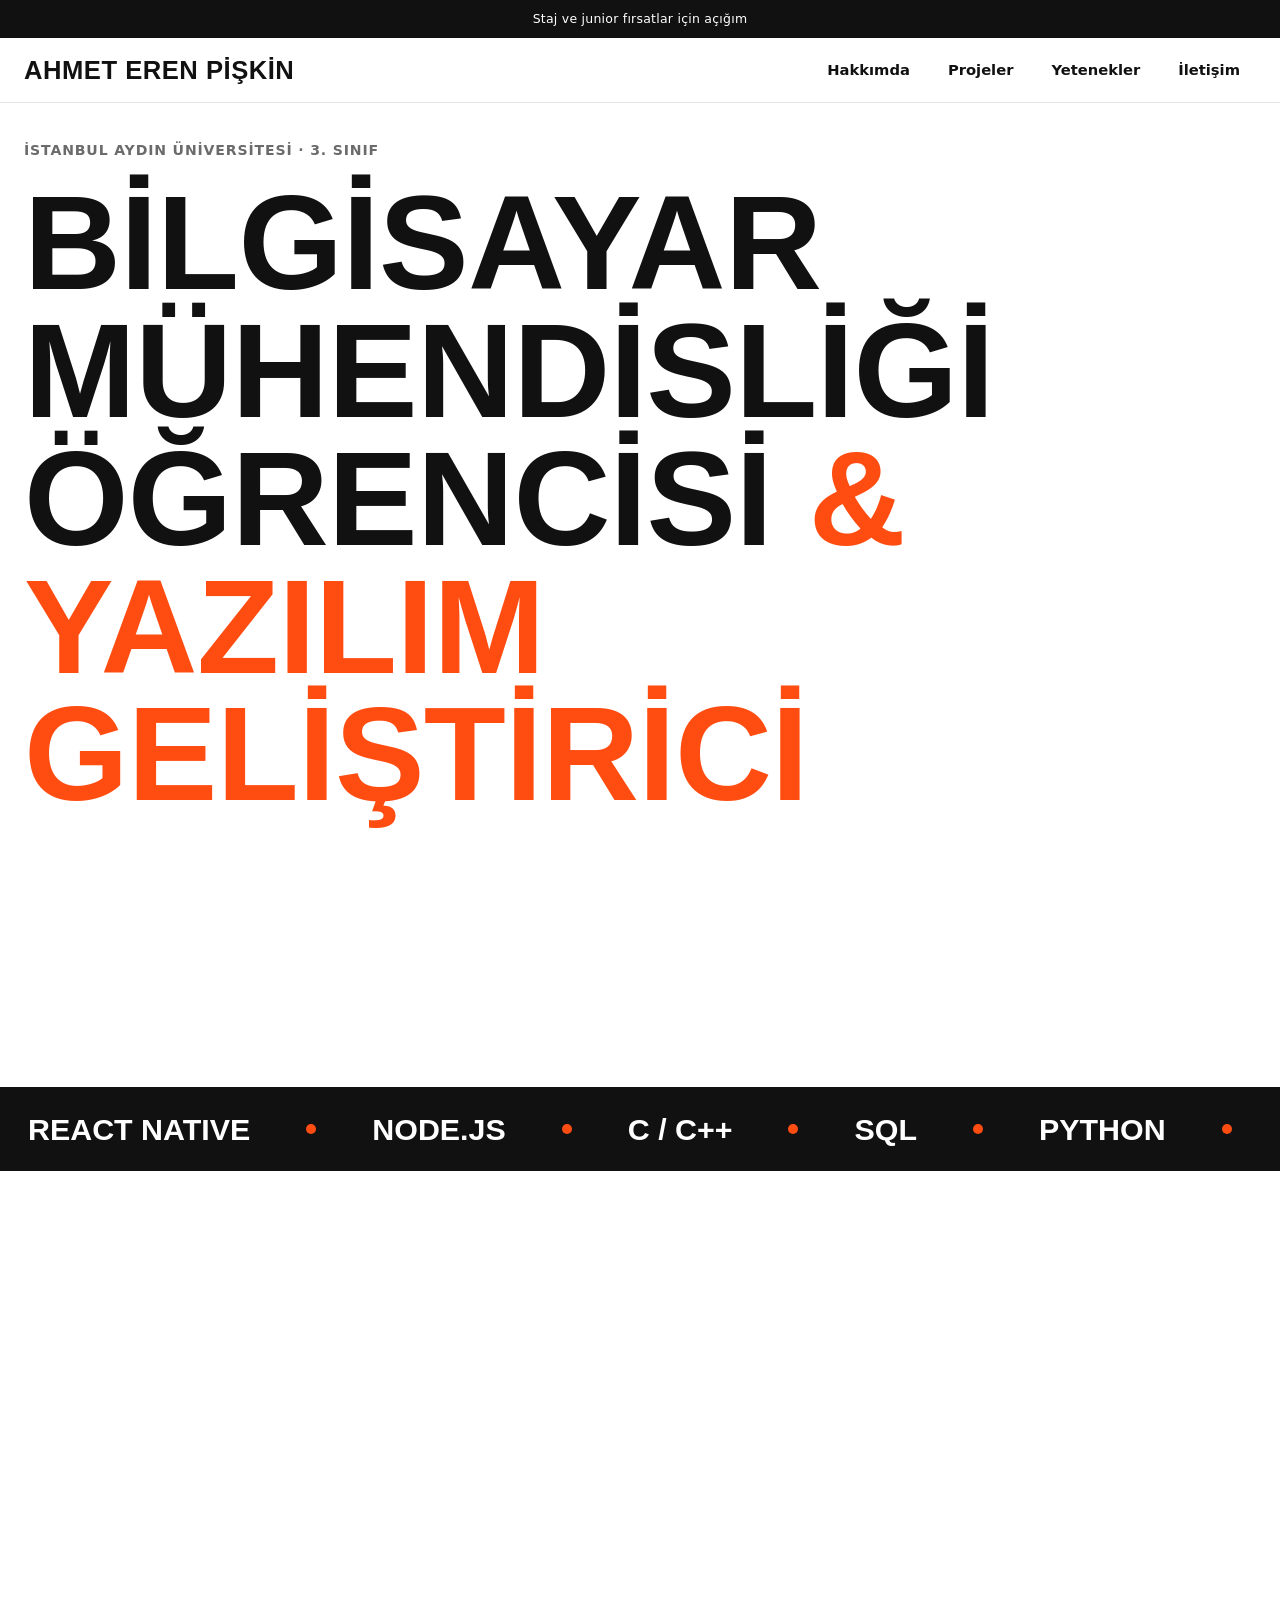
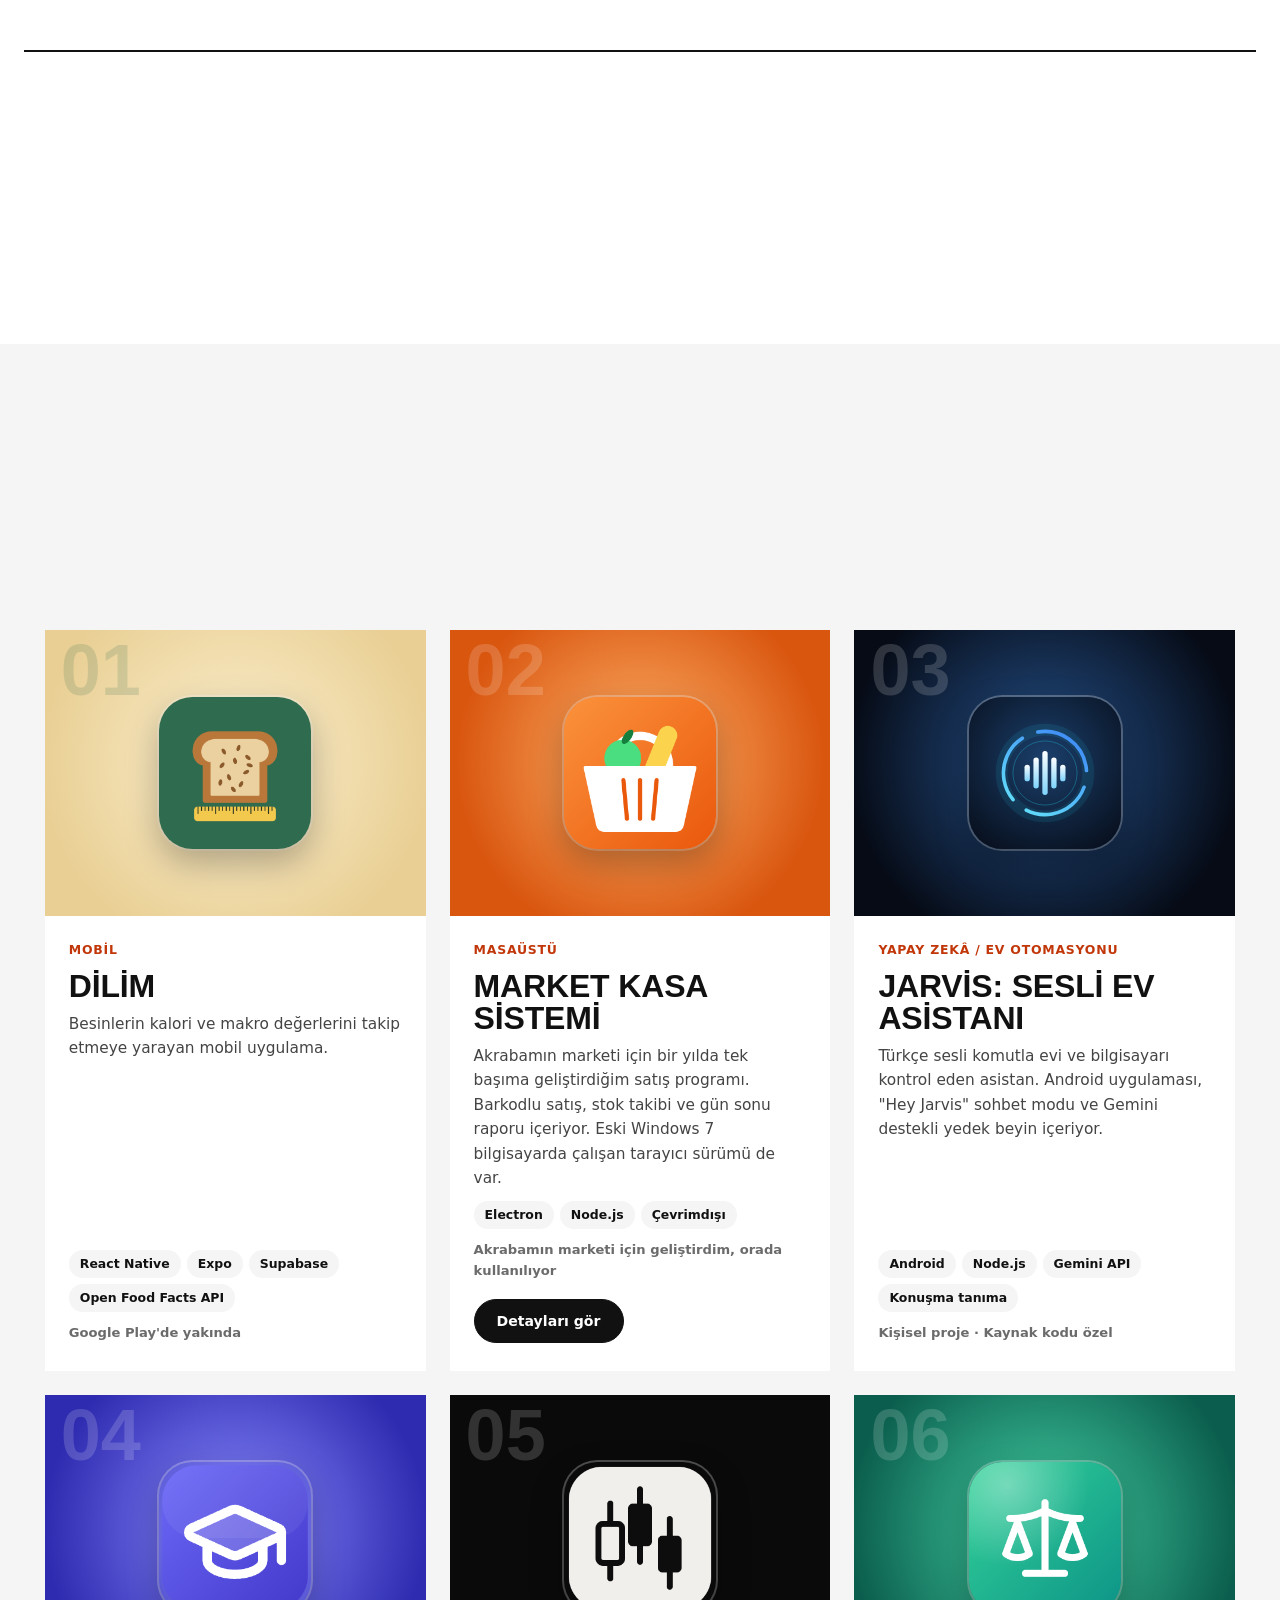
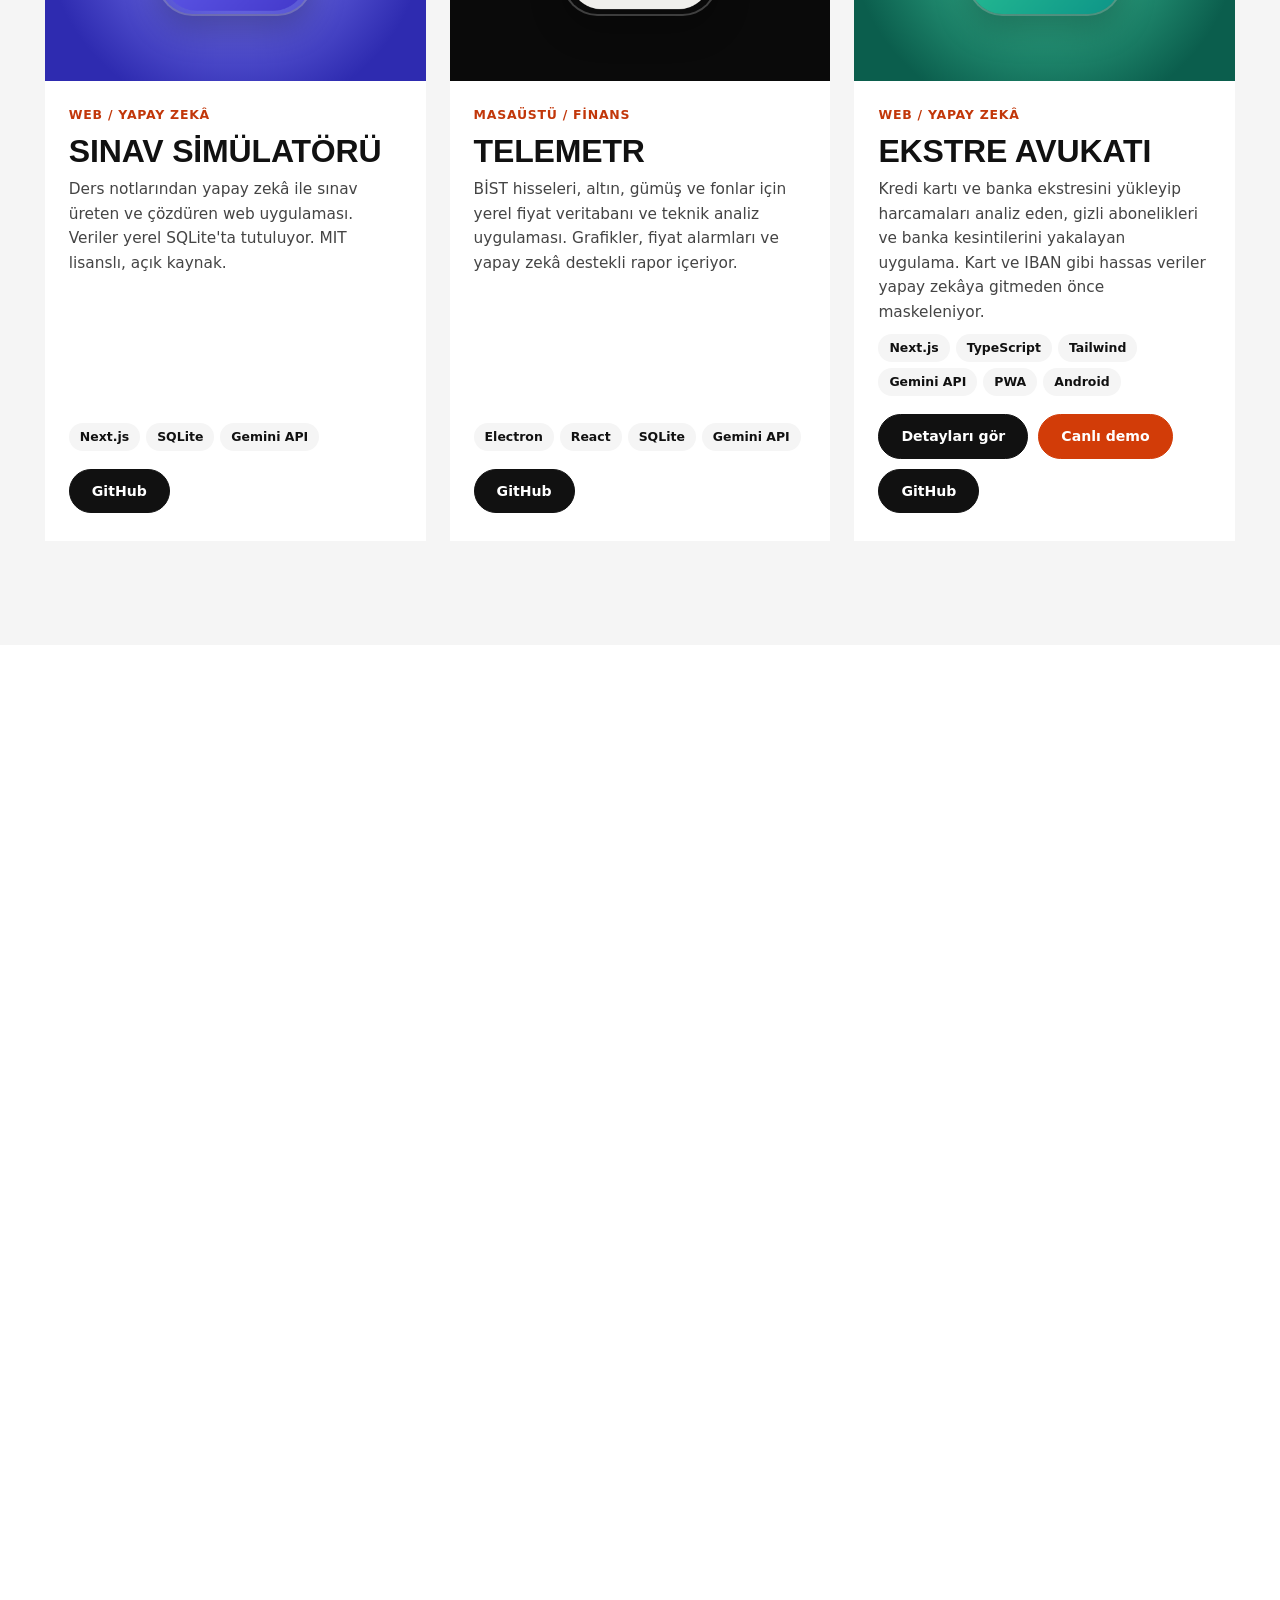
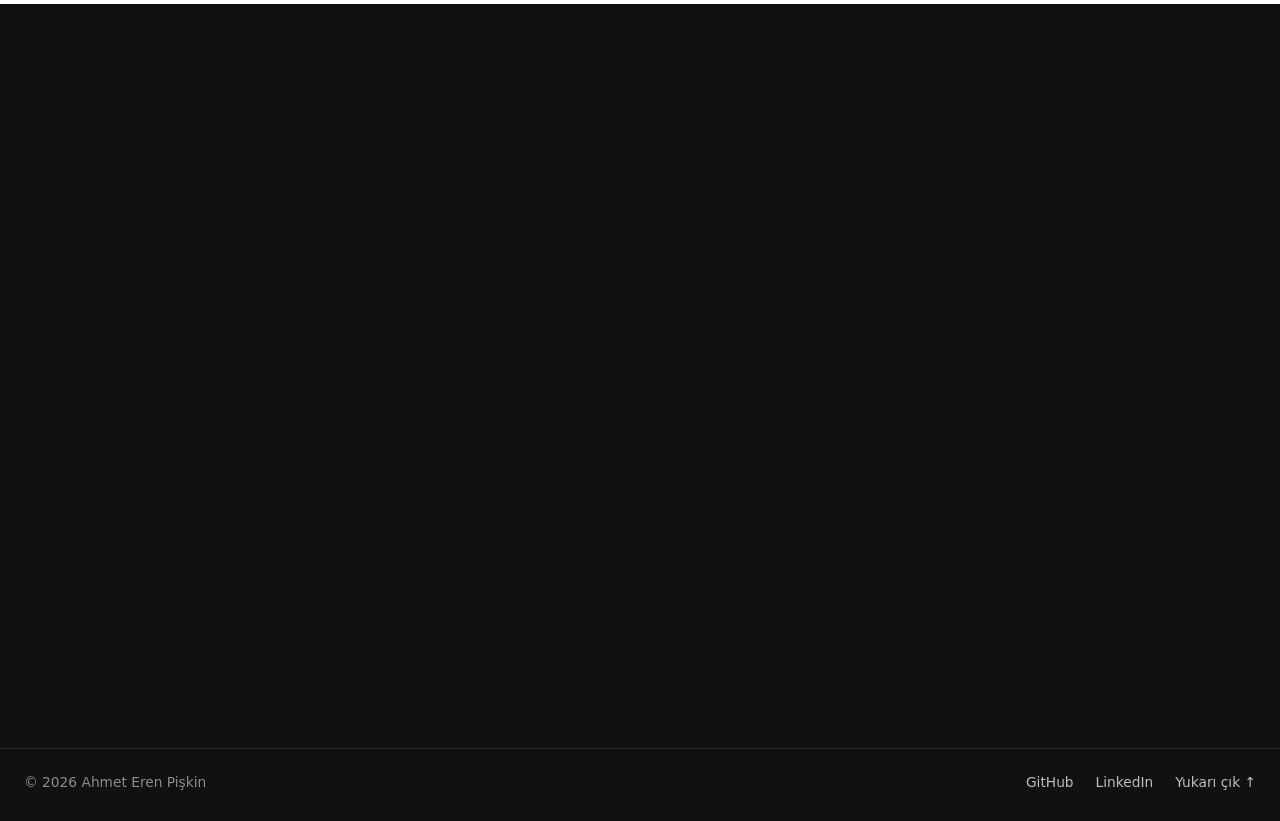
<file: index.html>
<!DOCTYPE html>
<html lang="tr">
<head>
  <meta charset="utf-8">
  <meta name="viewport" content="width=device-width, initial-scale=1">
  <meta http-equiv="Content-Security-Policy" content="default-src 'none'; script-src 'self'; style-src 'self' https://fonts.googleapis.com; font-src https://fonts.gstatic.com; img-src 'self'; base-uri 'none'; form-action 'none'">
  <meta name="referrer" content="no-referrer">
  <title>Ahmet Eren Pişkin | Bilgisayar Mühendisliği Öğrencisi</title>
  <meta name="description" content="Ahmet Eren Pişkin: İstanbul Aydın Üniversitesi Bilgisayar Mühendisliği 3. sınıf öğrencisi. Mobil, masaüstü ve web projeleri.">
  <link rel="preconnect" href="https://fonts.googleapis.com">
  <link rel="preconnect" href="https://fonts.gstatic.com" crossorigin>
  <link href="https://fonts.googleapis.com/css2?family=Barlow+Condensed:wght@600;700;800&family=Inter:wght@400;500;600;700&display=swap" rel="stylesheet">
  <link rel="icon" href="img/favicon.svg" type="image/svg+xml">
<meta property="og:type" content="website">
<meta property="og:title" content="Ahmet Eren Pişkin | Bilgisayar Mühendisliği Öğrencisi">
<meta property="og:description" content="İstanbul Aydın Üniversitesi Bilgisayar Mühendisliği 3. sınıf öğrencisi. Mobil, masaüstü ve web projeleri.">
<meta property="og:url" content="https://ahmetpiskin04-cmd.github.io/portfolyo/">
<meta property="og:image" content="https://ahmetpiskin04-cmd.github.io/portfolyo/img/og.png">
<meta property="og:image:width" content="1200">
<meta property="og:image:height" content="630">
<meta name="twitter:card" content="summary_large_image">
<meta name="theme-color" content="#ff4d12">
<link rel="stylesheet" href="css/style.css">
</head>
<body>

  <div class="topbar">Staj ve junior fırsatlar için açığım</div>

  <header class="nav">
    <div class="container nav__inner">
      <a href="#top" class="nav__logo">AHMET EREN PİŞKİN</a>
      <nav class="nav__links" aria-label="Ana menü">
        <a href="#hakkimda">Hakkımda</a>
        <a href="#projeler">Projeler</a>
        <a href="#yetenekler">Yetenekler</a>
        <a href="#iletisim">İletişim</a>
      </nav>
    </div>
  </header>

  <main id="top">

    <!-- 1. HERO -->
    <section class="hero">
      <div class="container">
        <p class="eyebrow reveal">İstanbul Aydın Üniversitesi · 3. Sınıf</p>
        <h1 class="hero__title reveal">Bilgisayar Mühendisliği Öğrencisi <span class="hl">&amp; Yazılım Geliştirici</span></h1>
        <div class="hero__bottom reveal">
          <p class="hero__text">Ben Ahmet Eren. İstanbul Aydın Üniversitesi Bilgisayar Mühendisliği 3. sınıf öğrencisiyim. Mobil, masaüstü ve web uygulamaları geliştiriyorum. Bir yıl boyunca tek başıma yazdığım market kasa programı bugün gerçek bir markette kullanılıyor; bunun yanında kişisel verileri yapay zekâya gitmeden maskeleyen bir finans aracı da geliştirdim. Staj ve junior fırsatlar arıyorum.</p>
          <div class="hero__actions">
            <a class="pill pill--dark" data-link="github" target="_blank" rel="noopener">GitHub</a>
            <a class="pill" data-link="linkedin" target="_blank" rel="noopener">LinkedIn</a>
            <a class="pill" data-link="email">E-posta</a>
          </div>
        </div>
      </div>
    </section>

    <!-- Kayan şerit -->
    <div class="marquee" aria-hidden="true">
      <div class="marquee__track" lang="en">
        <span>React Native</span><span>Node.js</span><span>C / C++</span><span>SQL</span><span>Python</span><span>Git</span>
        <span>React Native</span><span>Node.js</span><span>C / C++</span><span>SQL</span><span>Python</span><span>Git</span>
      </div>
    </div>

    <!-- 2. HAKKIMDA -->
    <section id="hakkimda" class="section">
      <div class="container">
        <p class="eyebrow reveal">01 — Hakkımda</p>
        <div class="about">
          <h2 class="about__title reveal">Önce işin nasıl çalıştığını anlıyorum, sonra yazıyorum.</h2>
          <div class="about__text reveal">
            <p>Eski bir Windows 7 bilgisayarda çalışan market kasa programından, kişisel verileri yapay zekâya göndermeden maskeleyen bir finans analiz aracına kadar farklı türde projeler yaptım. Hepsinde hedefim aynı: kullanan kişinin ihtiyacını sade ve sorunsuz çalışan bir şekilde karşılamak.</p>
            <p>4 yıldır düzenli fitness yapıyorum. Büyük hedefleri küçük, ölçülebilir adımlara bölmeyi ve sabırla tekrar etmeyi spordan öğrendim; yazılımda da aynı şekilde çalışıyorum.</p>
          </div>
        </div>

        <ul class="focus">
          <li class="reveal"><span class="focus__no">01</span><strong>Web / Mobil Geliştirme</strong><span lang="en">React Native, Node.js</span></li>
          <li class="reveal"><span class="focus__no">02</span><strong>Düşük Seviyeli Sistemler</strong><span>C / C++</span></li>
          <li class="reveal"><span class="focus__no">03</span><strong>Masaüstü Uygulamalar</strong><span>Electron, Node.js</span></li>
        </ul>
      </div>
    </section>

    <!-- 3. PROJELER -->
    <section id="projeler" class="section section--gray">
      <div class="container">
        <div class="head-row">
          <div>
            <p class="eyebrow reveal">02 — Projeler</p>
            <h2 class="section__title reveal">Öne çıkan projeler</h2>
          </div>
        </div>
      </div>

      <div class="rail-wrap rail-wrap--grid">
      <button class="arrow arrow--prev" id="prev" type="button" aria-label="Önceki proje">
        <svg viewBox="0 0 24 24" aria-hidden="true"><path d="M15 5l-7 7 7 7"/></svg>
      </button>
      <button class="arrow arrow--next" id="next" type="button" aria-label="Sonraki proje">
        <svg viewBox="0 0 24 24" aria-hidden="true"><path d="M9 5l7 7-7 7"/></svg>
      </button>
      <div class="rail" id="rail" tabindex="0" aria-label="Projeler">

        <article class="proj">
          <div class="proj__art t-dilim" aria-hidden="true">
<span class="proj__no">01</span>
            <img class="proj__logo" src="img/dilim.png" alt="Dilim logosu" loading="lazy">
          </div>
          <div class="proj__body">
            <span class="proj__tag">Mobil</span>
            <h3>Dilim</h3>
            <p>Besinlerin kalori ve makro değerlerini takip etmeye yarayan mobil uygulama.</p>
            <ul class="chips"><li>React Native</li><li>Expo</li><li>Supabase</li><li>Open Food Facts API</li></ul>
<p class="proj__note">Google Play'de yakında</p>
            <div class="proj__links">
              <a class="pill pill--sm pill--dark" data-link="dilimGithub" target="_blank" rel="noopener">GitHub</a>
              <a class="pill pill--sm" data-link="dilimDemo" target="_blank" rel="noopener">Demo</a>
            </div>
          </div>
        </article>

        <article class="proj">
          <div class="proj__art t-pos" aria-hidden="true">
<span class="proj__no">02</span>
            <img class="proj__logo" src="img/pos.png" alt="Market POS logosu" loading="lazy">
          </div>
          <div class="proj__body">
            <span class="proj__tag">Masaüstü</span>
            <h3>Market Kasa Sistemi</h3>
            <p>Akrabamın marketi için bir yılda tek başıma geliştirdiğim satış programı. Barkodlu satış, stok takibi ve gün sonu raporu içeriyor. Eski Windows 7 bilgisayarda çalışan tarayıcı sürümü de var.</p>
            <ul class="chips"><li>Electron</li><li>Node.js</li><li>Çevrimdışı</li></ul>
<p class="proj__note">Akrabamın marketi için geliştirdim, orada kullanılıyor</p>
            <div class="proj__links">
<a class="pill pill--sm pill--dark" href="pos.html">Detayları gör</a>
              <a class="pill pill--sm pill--dark" data-link="posGithub" target="_blank" rel="noopener">GitHub</a>
              <a class="pill pill--sm" data-link="posDemo" target="_blank" rel="noopener">Demo</a>
            </div>
          </div>
        </article>

              <article class="proj">
<div class="proj__art t-jarvis" aria-hidden="true">
<span class="proj__no">03</span>
<img class="proj__logo" src="img/jarvis.svg" alt="Jarvis logosu" loading="lazy">
</div>
<div class="proj__body">
<span class="proj__tag">Yapay Zekâ / Ev Otomasyonu</span>
<h3>Jarvis: Sesli Ev Asistanı</h3>
<p>Türkçe sesli komutla evi ve bilgisayarı kontrol eden asistan. Android uygulaması, "Hey Jarvis" sohbet modu ve Gemini destekli yedek beyin içeriyor.</p>
<ul class="chips"><li>Android</li><li>Node.js</li><li>Gemini API</li><li>Konuşma tanıma</li></ul>
<p class="proj__note">Kişisel proje · Kaynak kodu özel</p>
<div class="proj__links">
</div>
</div>
</article>
<article class="proj">
<div class="proj__art t-sinav" aria-hidden="true">
<span class="proj__no">04</span>
<img class="proj__logo" src="img/sinav.png" alt="Sınav Simülatörü logosu" loading="lazy">
</div>
<div class="proj__body">
<span class="proj__tag">Web / Yapay Zekâ</span>
<h3>Sınav Simülatörü</h3>
<p>Ders notlarından yapay zekâ ile sınav üreten ve çözdüren web uygulaması. Veriler yerel SQLite'ta tutuluyor. MIT lisanslı, açık kaynak.</p>
<ul class="chips"><li>Next.js</li><li>SQLite</li><li>Gemini API</li></ul>
<div class="proj__links">
<a class="pill pill--sm pill--dark" data-link="sinavGithub" target="_blank" rel="noopener">GitHub</a>
</div>
</div>
</article>
<article class="proj">
<div class="proj__art t-telemetr" aria-hidden="true">
<span class="proj__no">05</span>
<img class="proj__logo" src="img/telemetr.png" alt="Telemetr logosu" loading="lazy">
</div>
<div class="proj__body">
<span class="proj__tag">Masaüstü / Finans</span>
<h3>Telemetr</h3>
<p>BİST hisseleri, altın, gümüş ve fonlar için yerel fiyat veritabanı ve teknik analiz uygulaması. Grafikler, fiyat alarmları ve yapay zekâ destekli rapor içeriyor.</p>
<ul class="chips"><li>Electron</li><li>React</li><li>SQLite</li><li>Gemini API</li></ul>
<div class="proj__links">
<a class="pill pill--sm pill--dark" data-link="telemetrGithub" target="_blank" rel="noopener">GitHub</a>
</div>
</div>
</article>
<article class="proj">
<div class="proj__art t-ekstre" aria-hidden="true">
<span class="proj__no">06</span>
<img class="proj__logo" src="img/ekstre.png" alt="Ekstre Avukatı logosu" loading="lazy">
</div>
<div class="proj__body">
<span class="proj__tag">Web / Yapay Zekâ</span>
<h3>Ekstre Avukatı</h3>
<p>Kredi kartı ve banka ekstresini yükleyip harcamaları analiz eden, gizli abonelikleri ve banka kesintilerini yakalayan uygulama. Kart ve IBAN gibi hassas veriler yapay zekâya gitmeden önce maskeleniyor.</p>
<ul class="chips"><li>Next.js</li><li>TypeScript</li><li>Tailwind</li><li>Gemini API</li><li>PWA</li><li>Android</li></ul>
<div class="proj__links">
<a class="pill pill--sm pill--dark" href="ekstre.html">Detayları gör</a>
<a class="pill pill--sm pill--accent" href="ekstre-demo/">Canlı demo</a>
<a class="pill pill--sm pill--dark" data-link="ekstreGithub" target="_blank" rel="noopener">GitHub</a>
</div>
</div>
</article>
</div>
    </div>
    </section>

    <!-- 4. YETENEKLER -->
    <section id="yetenekler" class="section">
      <div class="container">
        <p class="eyebrow reveal">03 — Yetenekler</p>
        <h2 class="section__title reveal">Kullandığım teknolojiler</h2>
        <div class="skills">
<div class="skills__col reveal">
<h3>Diller</h3>
<ul lang="en">
<li>C</li>
<li>C++</li>
<li>Java<small lang="tr">Spring, okul projesi</small></li>
<li>Python<small lang="tr">Animasyon ve araçlar</small></li>
<li>JS / TypeScript<small lang="tr">Web ve masaüstü</small></li>
<li>SQL<small lang="tr">SQLite</small></li>
</ul>
</div>
<div class="skills__col reveal">
<h3>Araçlar</h3>
<ul lang="en">
<li>React<small lang="tr">Telemetr</small></li>
<li>React Native<small lang="tr">Dilim</small></li>
<li>Next.js<small lang="tr">Sınav, Ekstre</small></li>
<li>Node.js<small lang="tr">POS, Jarvis</small></li>
<li>Electron<small lang="tr">POS, Telemetr</small></li>
<li>Godot<small lang="tr">Oyunlar</small></li>
<li>Git</li>
</ul>
</div>
<div class="skills__col reveal">
<h3>Veri ve Yapay Zekâ</h3>
<ul lang="en">
<li>SQLite<small lang="tr">Yerel veritabanı</small></li>
<li>Supabase<small lang="tr">Dilim</small></li>
<li>Gemini API<small lang="tr">Jarvis, Sınav, Ekstre</small></li>
</ul>
</div>
</div>
</div>
</section>

    <!-- 5. İLETİŞİM -->
    <section id="iletisim" class="contact">
      <div class="container">
        <p class="eyebrow eyebrow--light reveal">04 — İletişim</p>
        <h2 class="contact__title reveal">Bir fırsatınız mı var? <span class="hl">Yazın.</span></h2>
        <p class="contact__text reveal">Staj, iş birliği veya proje için bana e-posta ile ulaşabilirsiniz.</p>
        <div class="contact__row reveal">
          <code id="emailText" class="contact__mail"></code>
          <button id="copyBtn" class="pill pill--accent" type="button">E-postayı kopyala</button>
        </div>
        <p id="copyMsg" class="contact__msg" role="status" aria-live="polite"></p>
<div class="contact__links reveal">
<a class="pill pill--dark pill--sm" data-link="github" target="_blank" rel="noopener">GitHub</a>
<a class="pill pill--dark pill--sm" data-link="linkedin" target="_blank" rel="noopener">LinkedIn</a>
</div>
      </div>
    </section>

  </main>

  <footer class="footer">
<div class="container footer__row">
<span>© 2026 Ahmet Eren Pişkin</span>
<nav class="footer__links" aria-label="Alt bilgi">
<a data-link="github" target="_blank" rel="noopener">GitHub</a>
<a data-link="linkedin" target="_blank" rel="noopener">LinkedIn</a>
<a href="#top" class="footer__top">Yukarı çık ↑</a>
</nav>
</div>
</footer>

  <script src="js/config.js"></script>
  <script src="js/main.js"></script>
</body>
</html>
</file>
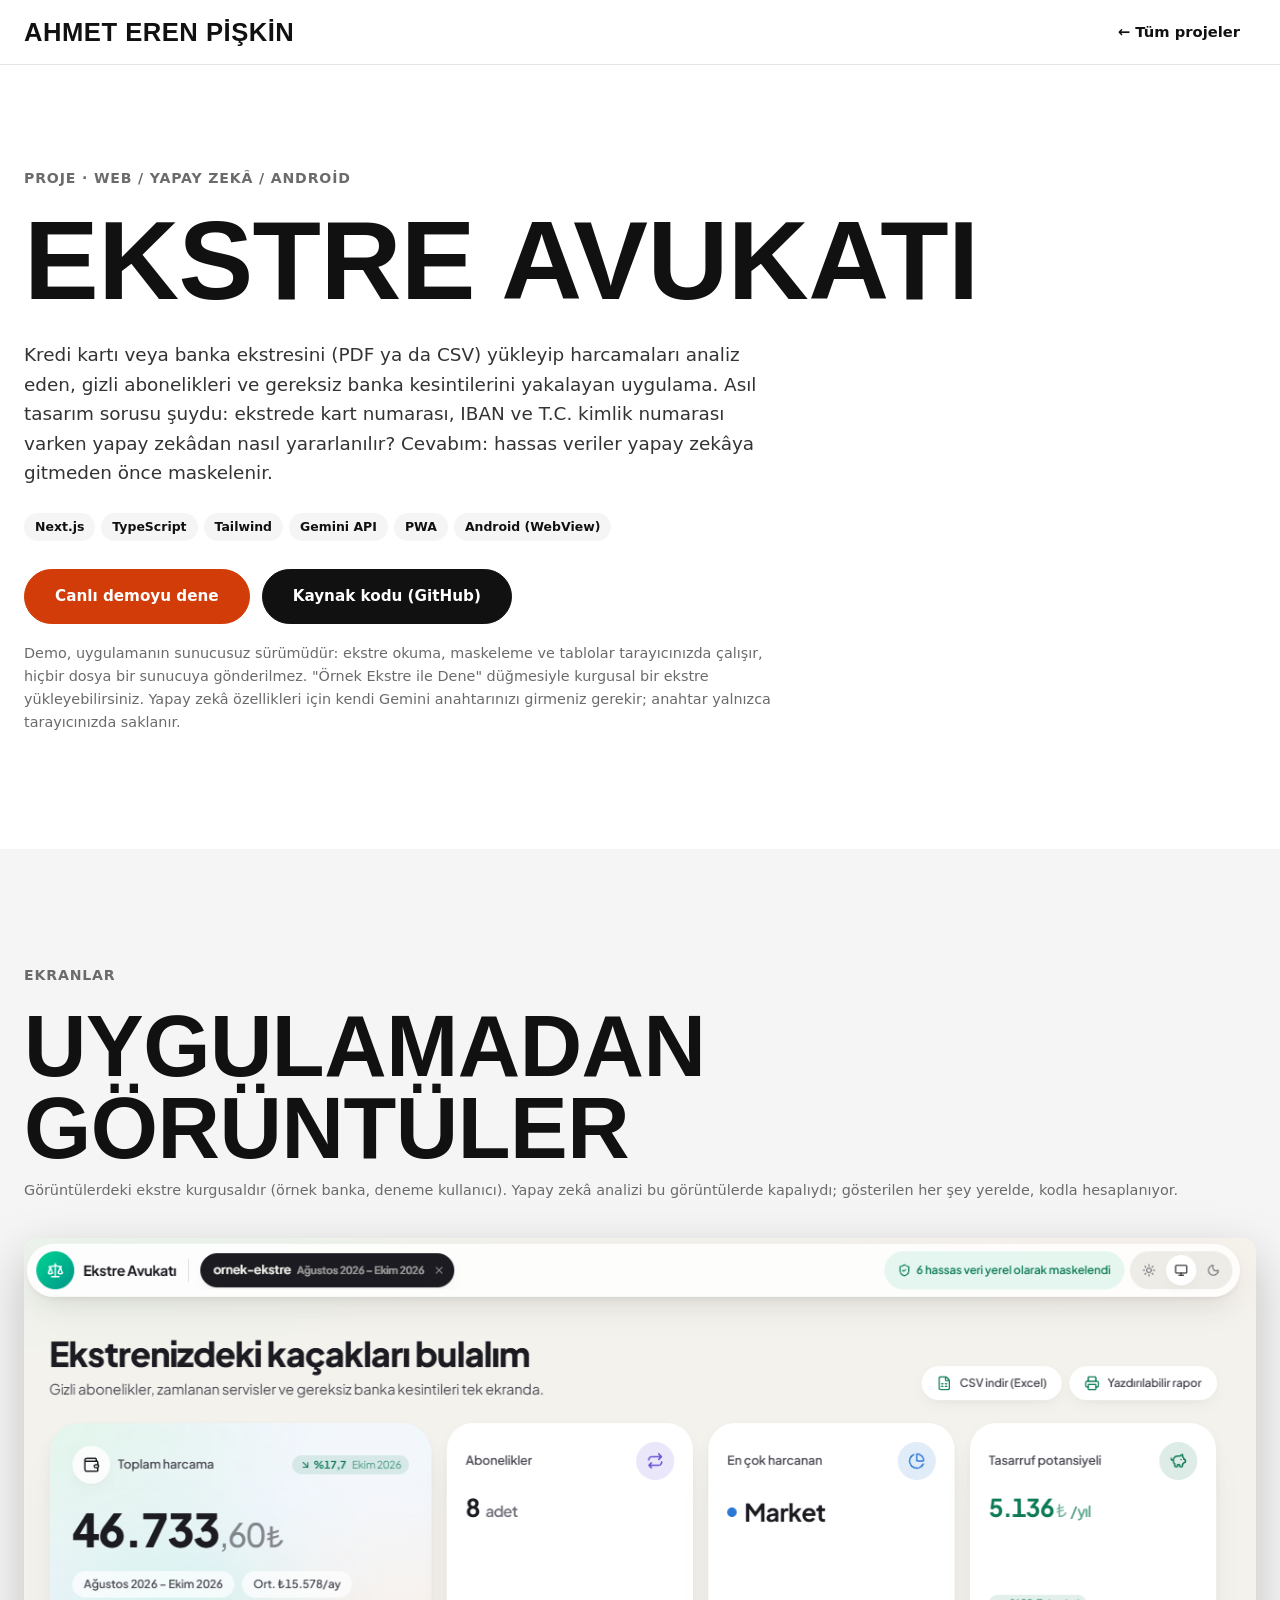
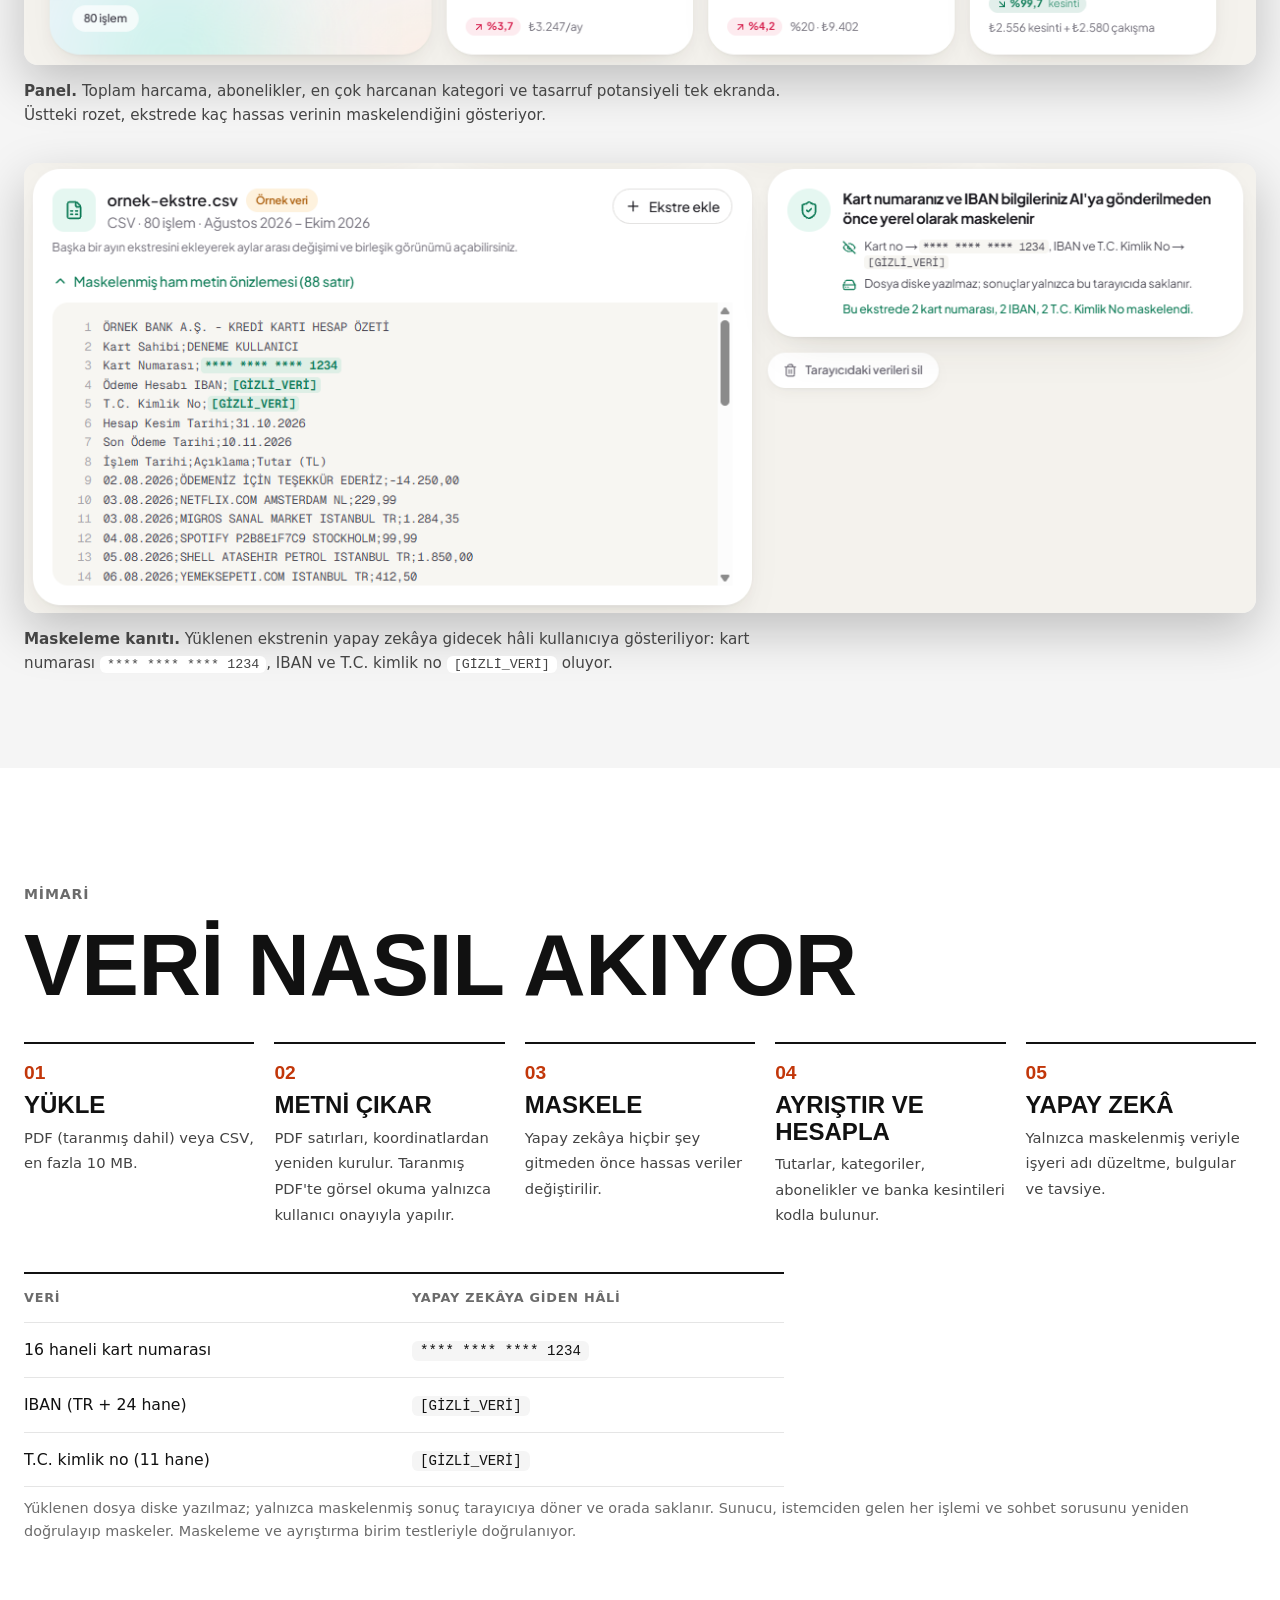
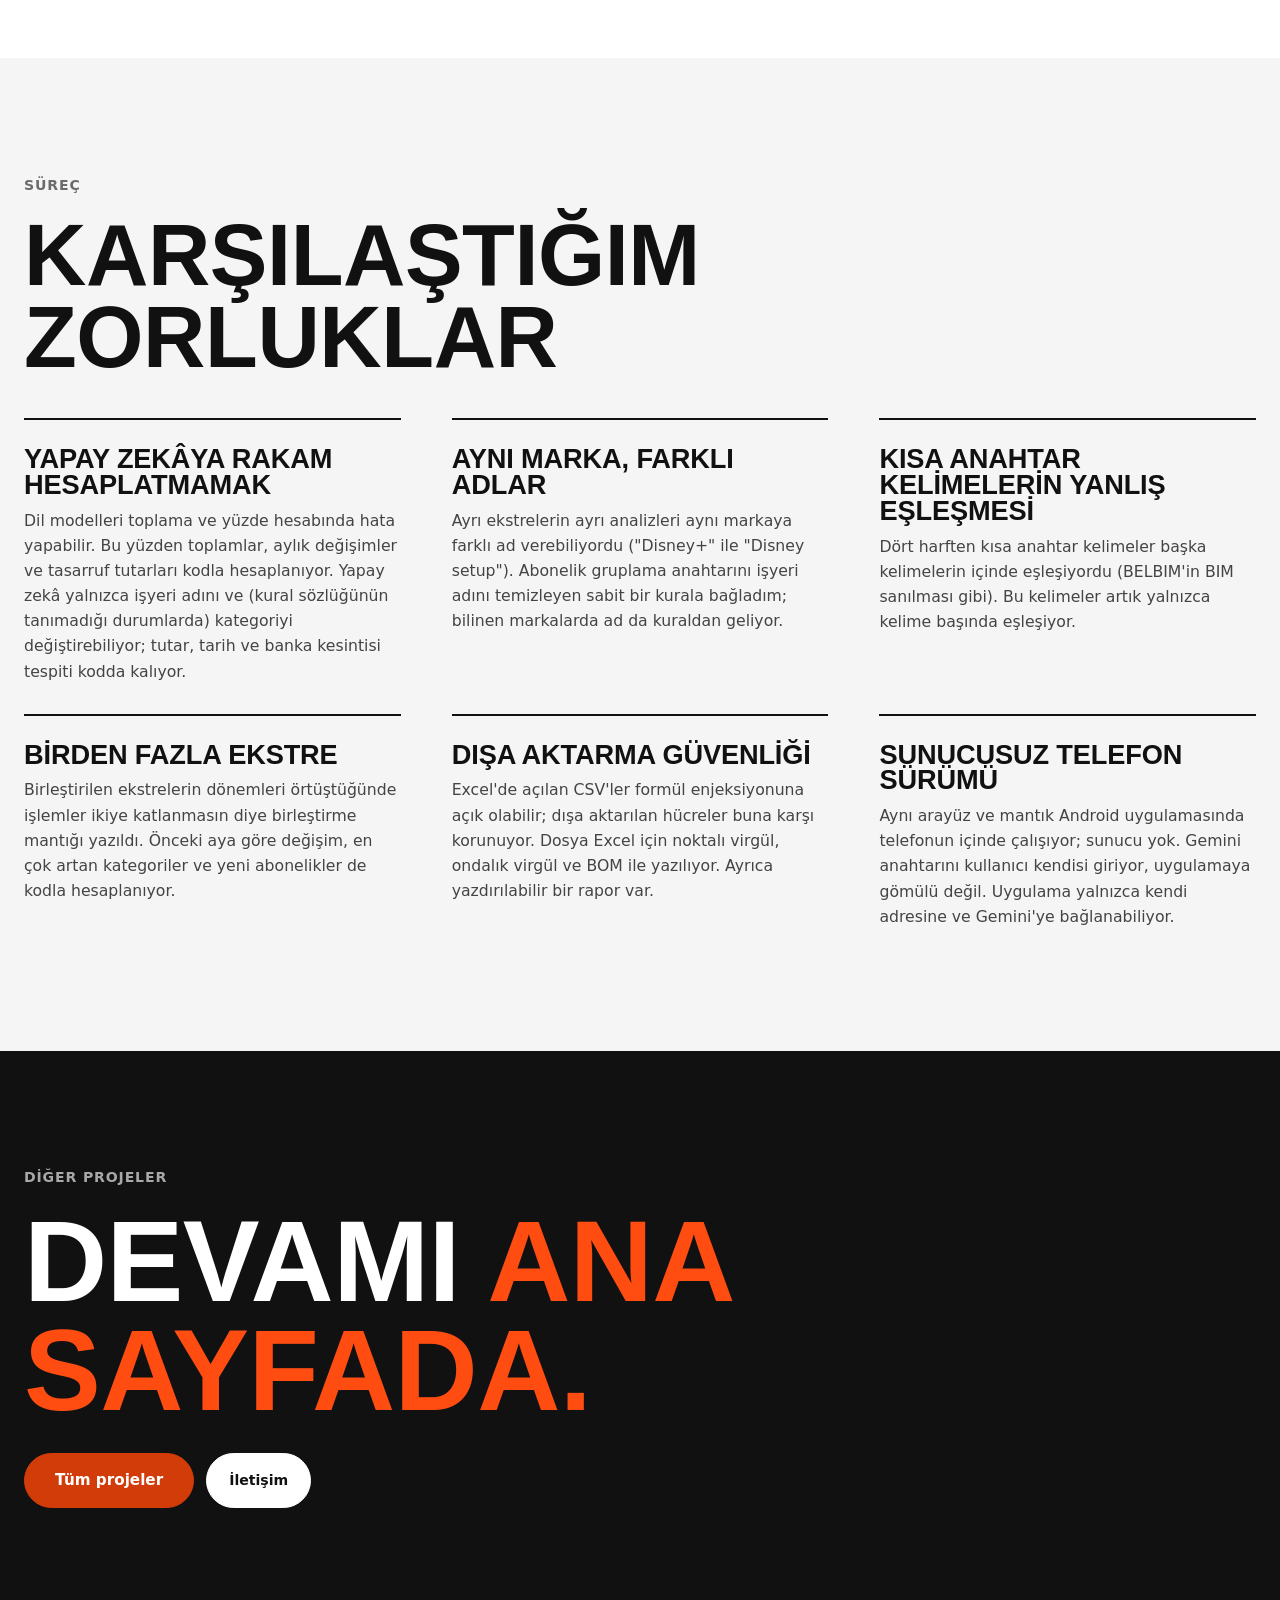
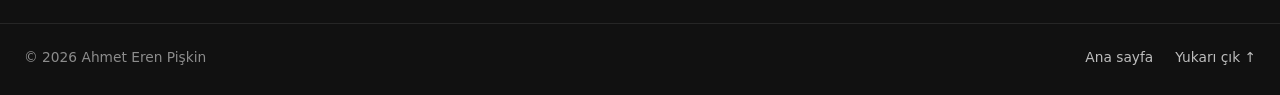
<file: ekstre.html>
<!DOCTYPE html>
<html lang="tr">
<head>
  <meta charset="utf-8">
  <meta name="viewport" content="width=device-width, initial-scale=1">
  <meta http-equiv="Content-Security-Policy" content="default-src 'none'; script-src 'self'; style-src 'self' https://fonts.googleapis.com; font-src https://fonts.gstatic.com; img-src 'self'; base-uri 'none'; form-action 'none'">
  <meta name="referrer" content="no-referrer">
  <title>Ekstre Avukatı | Ahmet Eren Pişkin</title>
  <meta name="description" content="Banka ve kredi kartı ekstresini analiz eden uygulama. Kart, IBAN ve T.C. kimlik numaraları yapay zekâya gitmeden önce maskelenir. Next.js, TypeScript, Gemini; web, PWA ve Android.">
  <link rel="icon" href="img/favicon.svg" type="image/svg+xml">
  <meta property="og:type" content="article">
  <meta property="og:title" content="Ekstre Avukatı | Ahmet Eren Pişkin">
  <meta property="og:description" content="Hassas verileri yapay zekâya göndermeden önce maskeleyen ekstre analiz uygulaması.">
  <meta name="theme-color" content="#ff4d12">
  <link rel="preconnect" href="https://fonts.googleapis.com">
  <link rel="preconnect" href="https://fonts.gstatic.com" crossorigin>
  <link href="https://fonts.googleapis.com/css2?family=Barlow+Condensed:wght@600;700;800&family=Inter:wght@400;500;600;700&display=swap" rel="stylesheet">
  <link rel="stylesheet" href="css/style.css">
</head>
<body class="detail" id="top">

  <header class="nav">
    <div class="container nav__inner">
      <a href="index.html" class="nav__logo">AHMET EREN PİŞKİN</a>
      <nav class="nav__links" aria-label="Ana menü">
        <a href="index.html#projeler">← Tüm projeler</a>
      </nav>
    </div>
  </header>

  <main>
    <section class="section dhero">
      <div class="container">
        <p class="eyebrow">Proje · Web / Yapay Zekâ / Android</p>
        <h1 class="dhero__title">Ekstre Avukatı</h1>
        <p class="dhero__lead">Kredi kartı veya banka ekstresini (PDF ya da CSV) yükleyip harcamaları analiz eden, gizli abonelikleri ve gereksiz banka kesintilerini yakalayan uygulama. Asıl tasarım sorusu şuydu: ekstrede kart numarası, IBAN ve T.C. kimlik numarası varken yapay zekâdan nasıl yararlanılır? Cevabım: hassas veriler yapay zekâya gitmeden önce maskelenir.</p>
        <ul class="chips dhero__chips" lang="en">
          <li>Next.js</li><li>TypeScript</li><li>Tailwind</li><li>Gemini API</li><li>PWA</li><li>Android (WebView)</li>
        </ul>
        <div class="dhero__actions">
          <a class="pill pill--accent" href="ekstre-demo/">Canlı demoyu dene</a>
          <a class="pill pill--dark" data-link="ekstreGithub" target="_blank" rel="noopener">Kaynak kodu (GitHub)</a>
        </div>
        <p class="dnote dnote--wide">Demo, uygulamanın sunucusuz sürümüdür: ekstre okuma, maskeleme ve tablolar tarayıcınızda çalışır, hiçbir dosya bir sunucuya gönderilmez. "Örnek Ekstre ile Dene" düğmesiyle kurgusal bir ekstre yükleyebilirsiniz. Yapay zekâ özellikleri için kendi Gemini anahtarınızı girmeniz gerekir; anahtar yalnızca tarayıcınızda saklanır.</p>
      </div>
    </section>

    <section class="section section--gray">
      <div class="container">
        <p class="eyebrow">Ekranlar</p>
        <h2 class="section__title">Uygulamadan görüntüler</h2>
        <p class="dnote">Görüntülerdeki ekstre kurgusaldır (örnek banka, deneme kullanıcı). Yapay zekâ analizi bu görüntülerde kapalıydı; gösterilen her şey yerelde, kodla hesaplanıyor.</p>

        <figure class="shot">
          <img src="img/ekstre-panel.png" alt="Ekstre Avukatı paneli: toplam harcama, abonelik sayısı, en çok harcanan kategori ve tasarruf potansiyeli" loading="lazy">
          <figcaption><strong>Panel.</strong> Toplam harcama, abonelikler, en çok harcanan kategori ve tasarruf potansiyeli tek ekranda. Üstteki rozet, ekstrede kaç hassas verinin maskelendiğini gösteriyor.</figcaption>
        </figure>

        <figure class="shot">
          <img src="img/ekstre-maske.png" alt="Maskelenmiş ham metin önizlemesi: kart numarası yıldızlı, IBAN ve T.C. kimlik no GİZLİ_VERİ olarak değiştirilmiş" loading="lazy">
          <figcaption><strong>Maskeleme kanıtı.</strong> Yüklenen ekstrenin yapay zekâya gidecek hâli kullanıcıya gösteriliyor: kart numarası <code>**** **** **** 1234</code>, IBAN ve T.C. kimlik no <code>[GİZLİ_VERİ]</code> oluyor.</figcaption>
        </figure>
      </div>
    </section>

    <section class="section">
      <div class="container">
        <p class="eyebrow">Mimari</p>
        <h2 class="section__title">Veri nasıl akıyor</h2>

        <ol class="flow">
          <li><strong>Yükle</strong><span>PDF (taranmış dahil) veya CSV, en fazla 10 MB.</span></li>
          <li><strong>Metni çıkar</strong><span>PDF satırları, koordinatlardan yeniden kurulur. Taranmış PDF'te görsel okuma yalnızca kullanıcı onayıyla yapılır.</span></li>
          <li><strong>Maskele</strong><span>Yapay zekâya hiçbir şey gitmeden önce hassas veriler değiştirilir.</span></li>
          <li><strong>Ayrıştır ve hesapla</strong><span>Tutarlar, kategoriler, abonelikler ve banka kesintileri kodla bulunur.</span></li>
          <li><strong>Yapay zekâ</strong><span>Yalnızca maskelenmiş veriyle işyeri adı düzeltme, bulgular ve tavsiye.</span></li>
        </ol>

        <div class="rules" role="table" aria-label="Maskeleme kuralları">
          <div class="rules__row rules__row--head" role="row"><span role="columnheader">Veri</span><span role="columnheader">Yapay zekâya giden hâli</span></div>
          <div class="rules__row" role="row"><span role="cell">16 haneli kart numarası</span><span role="cell"><code>**** **** **** 1234</code></span></div>
          <div class="rules__row" role="row"><span role="cell">IBAN (TR + 24 hane)</span><span role="cell"><code>[GİZLİ_VERİ]</code></span></div>
          <div class="rules__row" role="row"><span role="cell">T.C. kimlik no (11 hane)</span><span role="cell"><code>[GİZLİ_VERİ]</code></span></div>
        </div>
        <p class="dnote">Yüklenen dosya diske yazılmaz; yalnızca maskelenmiş sonuç tarayıcıya döner ve orada saklanır. Sunucu, istemciden gelen her işlemi ve sohbet sorusunu yeniden doğrulayıp maskeler. Maskeleme ve ayrıştırma birim testleriyle doğrulanıyor.</p>
      </div>
    </section>

    <section class="section section--gray">
      <div class="container">
        <p class="eyebrow">Süreç</p>
        <h2 class="section__title">Karşılaştığım zorluklar</h2>

        <div class="cases">
          <article class="case">
            <h3>Yapay zekâya rakam hesaplatmamak</h3>
            <p>Dil modelleri toplama ve yüzde hesabında hata yapabilir. Bu yüzden toplamlar, aylık değişimler ve tasarruf tutarları kodla hesaplanıyor. Yapay zekâ yalnızca işyeri adını ve (kural sözlüğünün tanımadığı durumlarda) kategoriyi değiştirebiliyor; tutar, tarih ve banka kesintisi tespiti kodda kalıyor.</p>
          </article>
          <article class="case">
            <h3>Aynı marka, farklı adlar</h3>
            <p>Ayrı ekstrelerin ayrı analizleri aynı markaya farklı ad verebiliyordu ("Disney+" ile "Disney setup"). Abonelik gruplama anahtarını işyeri adını temizleyen sabit bir kurala bağladım; bilinen markalarda ad da kuraldan geliyor.</p>
          </article>
          <article class="case">
            <h3>Kısa anahtar kelimelerin yanlış eşleşmesi</h3>
            <p>Dört harften kısa anahtar kelimeler başka kelimelerin içinde eşleşiyordu (BELBIM'in BIM sanılması gibi). Bu kelimeler artık yalnızca kelime başında eşleşiyor.</p>
          </article>
          <article class="case">
            <h3>Birden fazla ekstre</h3>
            <p>Birleştirilen ekstrelerin dönemleri örtüştüğünde işlemler ikiye katlanmasın diye birleştirme mantığı yazıldı. Önceki aya göre değişim, en çok artan kategoriler ve yeni abonelikler de kodla hesaplanıyor.</p>
          </article>
          <article class="case">
            <h3>Dışa aktarma güvenliği</h3>
            <p>Excel'de açılan CSV'ler formül enjeksiyonuna açık olabilir; dışa aktarılan hücreler buna karşı korunuyor. Dosya Excel için noktalı virgül, ondalık virgül ve BOM ile yazılıyor. Ayrıca yazdırılabilir bir rapor var.</p>
          </article>
          <article class="case">
            <h3>Sunucusuz telefon sürümü</h3>
            <p>Aynı arayüz ve mantık Android uygulamasında telefonun içinde çalışıyor; sunucu yok. Gemini anahtarını kullanıcı kendisi giriyor, uygulamaya gömülü değil. Uygulama yalnızca kendi adresine ve Gemini'ye bağlanabiliyor.</p>
          </article>
        </div>
      </div>
    </section>

    <section class="contact">
      <div class="container">
        <p class="eyebrow eyebrow--light">Diğer projeler</p>
        <h2 class="contact__title">Devamı <span class="hl">ana sayfada.</span></h2>
        <div class="contact__links">
          <a class="pill pill--accent" href="index.html#projeler">Tüm projeler</a>
          <a class="pill pill--dark pill--sm" href="index.html#iletisim">İletişim</a>
        </div>
      </div>
    </section>
  </main>

  <footer class="footer">
    <div class="container footer__row">
      <span>© 2026 Ahmet Eren Pişkin</span>
      <nav class="footer__links" aria-label="Alt bilgi">
        <a href="index.html">Ana sayfa</a>
        <a href="#top" class="footer__top">Yukarı çık ↑</a>
      </nav>
    </div>
  </footer>

  <script src="js/config.js"></script>
  <script src="js/main.js"></script>
</body>
</html>
</file>
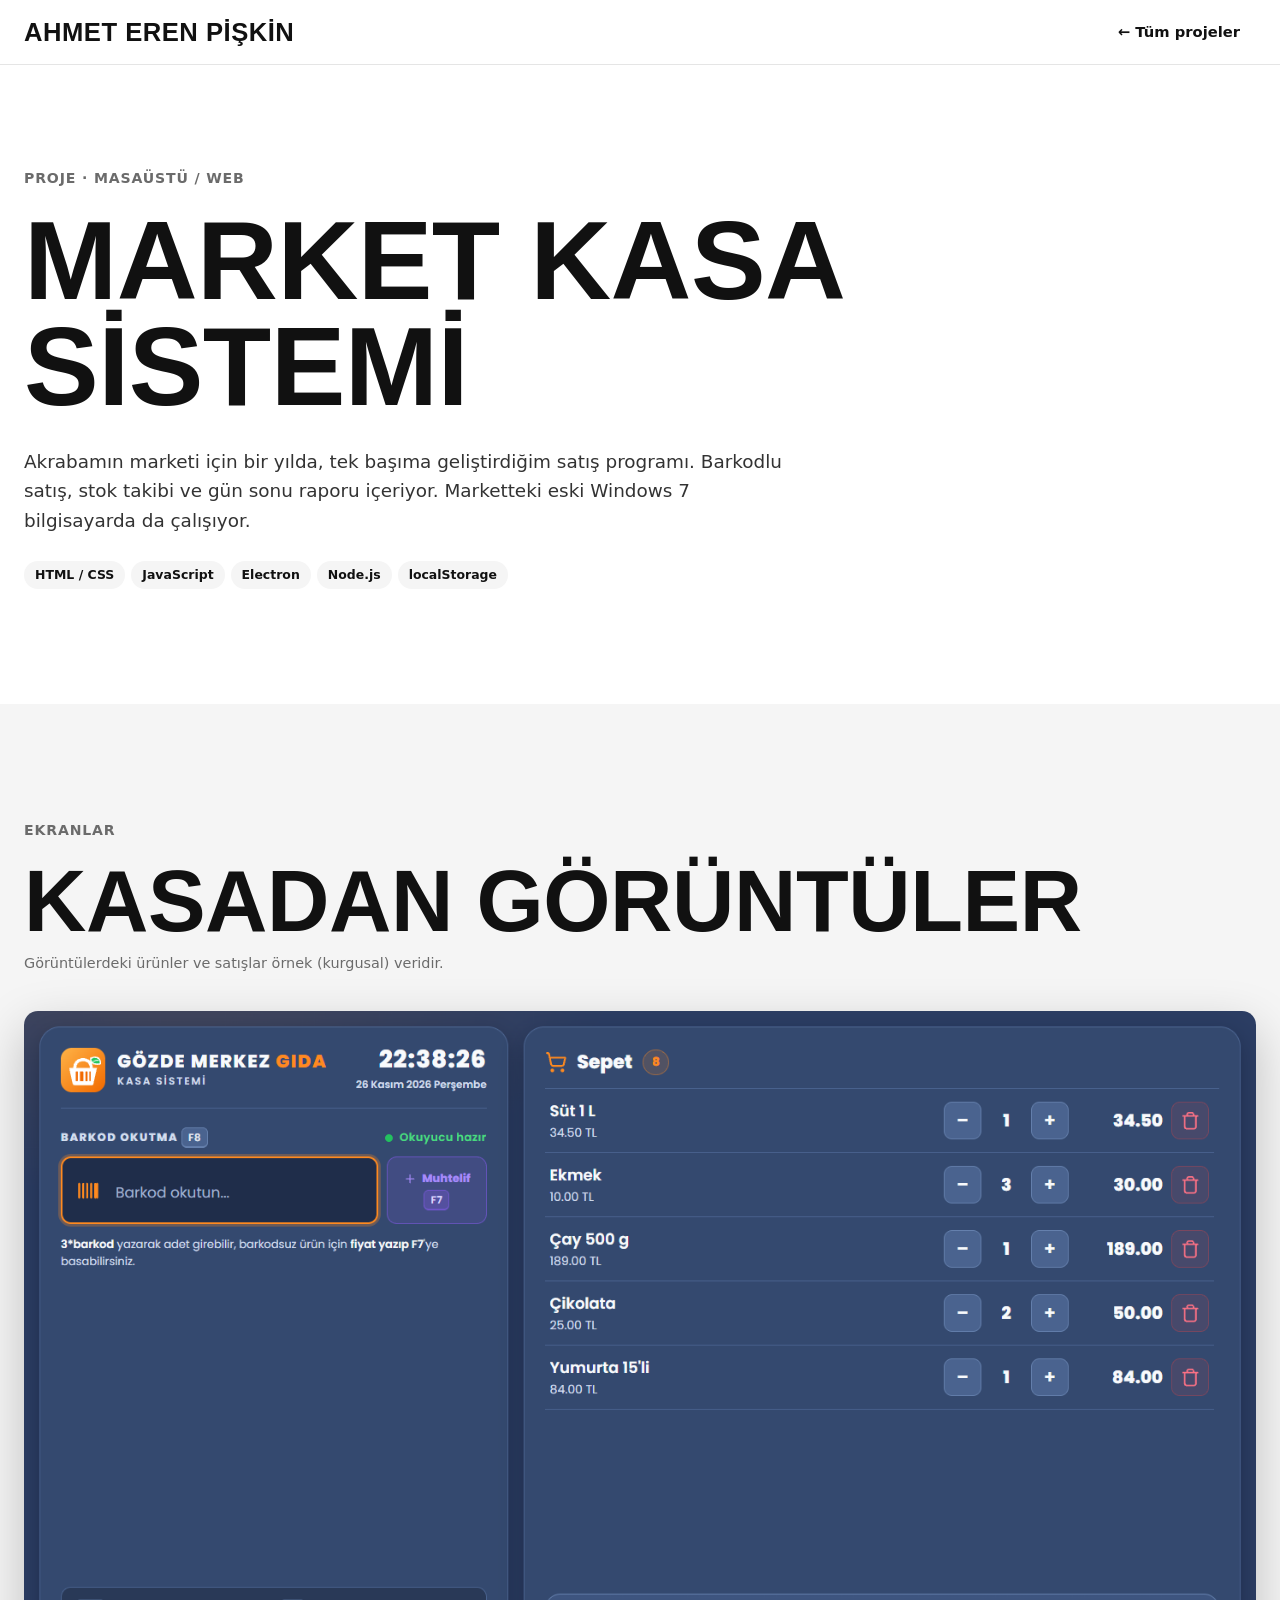
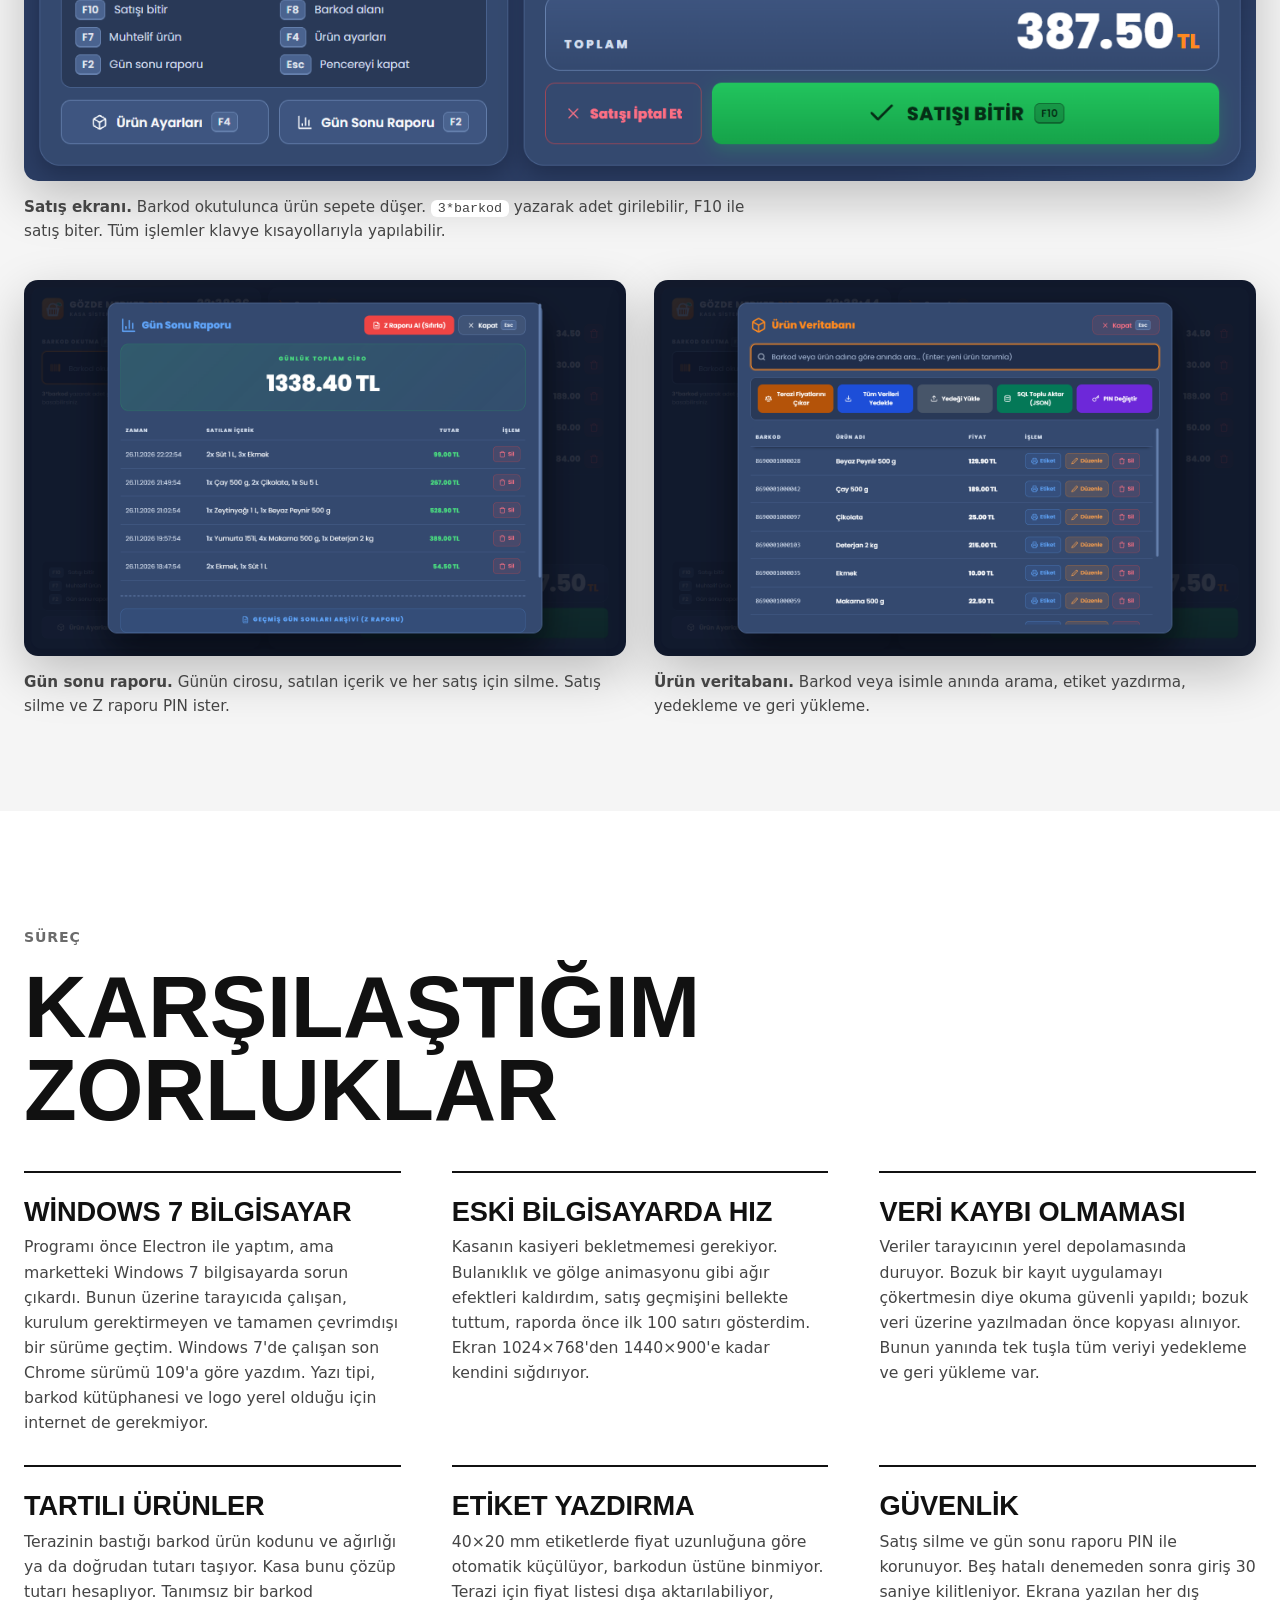
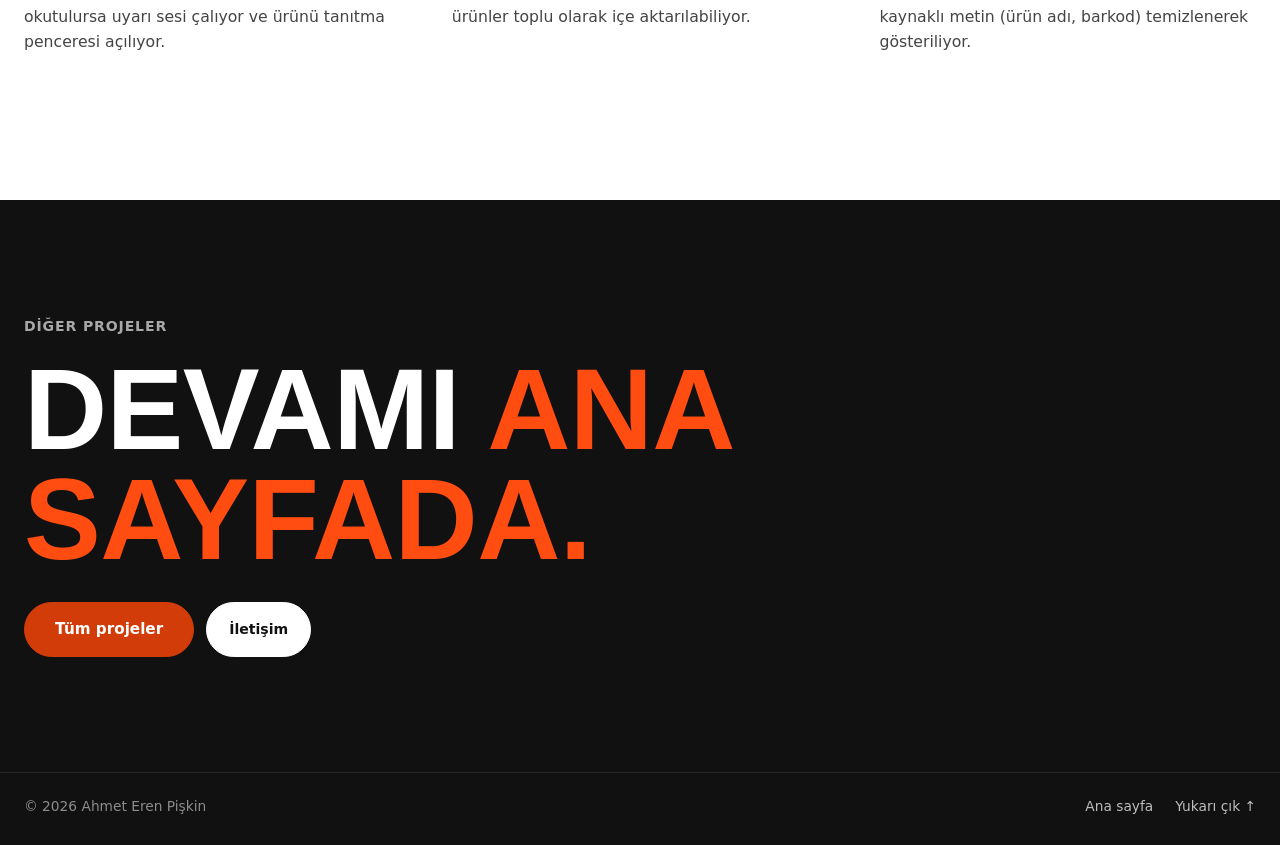
<file: pos.html>
<!DOCTYPE html>
<html lang="tr">
<head>
  <meta charset="utf-8">
  <meta name="viewport" content="width=device-width, initial-scale=1">
  <meta http-equiv="Content-Security-Policy" content="default-src 'none'; script-src 'self'; style-src 'self' https://fonts.googleapis.com; font-src https://fonts.gstatic.com; img-src 'self'; base-uri 'none'; form-action 'none'">
  <meta name="referrer" content="no-referrer">
  <title>Market Kasa Sistemi | Ahmet Eren Pişkin</title>
  <meta name="description" content="Akrabamın marketi için bir yılda tek başıma geliştirdiğim barkodlu satış, stok ve gün sonu raporu programı. Windows 7 uyumlu, çevrimdışı çalışır.">
  <link rel="icon" href="img/favicon.svg" type="image/svg+xml">
  <meta property="og:type" content="article">
  <meta property="og:title" content="Market Kasa Sistemi | Ahmet Eren Pişkin">
  <meta property="og:description" content="Akrabamın marketi için bir yılda tek başıma geliştirdiğim kasa programı.">
  <meta name="theme-color" content="#ff4d12">
  <link rel="preconnect" href="https://fonts.googleapis.com">
  <link rel="preconnect" href="https://fonts.gstatic.com" crossorigin>
  <link href="https://fonts.googleapis.com/css2?family=Barlow+Condensed:wght@600;700;800&family=Inter:wght@400;500;600;700&display=swap" rel="stylesheet">
  <link rel="stylesheet" href="css/style.css">
</head>
<body class="detail" id="top">

  <header class="nav">
    <div class="container nav__inner">
      <a href="index.html" class="nav__logo">AHMET EREN PİŞKİN</a>
      <nav class="nav__links" aria-label="Ana menü">
        <a href="index.html#projeler">← Tüm projeler</a>
      </nav>
    </div>
  </header>

  <main>
    <section class="section dhero">
      <div class="container">
        <p class="eyebrow">Proje · Masaüstü / Web</p>
        <h1 class="dhero__title">Market Kasa Sistemi</h1>
        <p class="dhero__lead">Akrabamın marketi için bir yılda, tek başıma geliştirdiğim satış programı. Barkodlu satış, stok takibi ve gün sonu raporu içeriyor. Marketteki eski Windows 7 bilgisayarda da çalışıyor.</p>
        <ul class="chips dhero__chips" lang="en">
          <li>HTML / CSS</li><li>JavaScript</li><li>Electron</li><li>Node.js</li><li>localStorage</li>
        </ul>
      </div>
    </section>

    <section class="section section--gray">
      <div class="container">
        <p class="eyebrow">Ekranlar</p>
        <h2 class="section__title">Kasadan görüntüler</h2>
        <p class="dnote">Görüntülerdeki ürünler ve satışlar örnek (kurgusal) veridir.</p>

        <figure class="shot">
          <img src="img/pos-satis.png" alt="Kasa satış ekranı: sepette beş ürün, toplam 387,50 TL" loading="lazy">
          <figcaption><strong>Satış ekranı.</strong> Barkod okutulunca ürün sepete düşer. <code>3*barkod</code> yazarak adet girilebilir, F10 ile satış biter. Tüm işlemler klavye kısayollarıyla yapılabilir.</figcaption>
        </figure>

        <div class="shots">
          <figure class="shot">
            <img src="img/pos-rapor.png" alt="Gün sonu raporu: günlük toplam ciro ve satış listesi" loading="lazy">
            <figcaption><strong>Gün sonu raporu.</strong> Günün cirosu, satılan içerik ve her satış için silme. Satış silme ve Z raporu PIN ister.</figcaption>
          </figure>
          <figure class="shot">
            <img src="img/pos-urunler.png" alt="Ürün veritabanı: arama, yedekleme ve ürün listesi" loading="lazy">
            <figcaption><strong>Ürün veritabanı.</strong> Barkod veya isimle anında arama, etiket yazdırma, yedekleme ve geri yükleme.</figcaption>
          </figure>
        </div>
      </div>
    </section>

    <section class="section">
      <div class="container">
        <p class="eyebrow">Süreç</p>
        <h2 class="section__title">Karşılaştığım zorluklar</h2>

        <div class="cases">
          <article class="case">
            <h3>Windows 7 bilgisayar</h3>
            <p>Programı önce Electron ile yaptım, ama marketteki Windows 7 bilgisayarda sorun çıkardı. Bunun üzerine tarayıcıda çalışan, kurulum gerektirmeyen ve tamamen çevrimdışı bir sürüme geçtim. Windows 7'de çalışan son Chrome sürümü 109'a göre yazdım. Yazı tipi, barkod kütüphanesi ve logo yerel olduğu için internet de gerekmiyor.</p>
          </article>
          <article class="case">
            <h3>Eski bilgisayarda hız</h3>
            <p>Kasanın kasiyeri bekletmemesi gerekiyor. Bulanıklık ve gölge animasyonu gibi ağır efektleri kaldırdım, satış geçmişini bellekte tuttum, raporda önce ilk 100 satırı gösterdim. Ekran 1024×768'den 1440×900'e kadar kendini sığdırıyor.</p>
          </article>
          <article class="case">
            <h3>Veri kaybı olmaması</h3>
            <p>Veriler tarayıcının yerel depolamasında duruyor. Bozuk bir kayıt uygulamayı çökertmesin diye okuma güvenli yapıldı; bozuk veri üzerine yazılmadan önce kopyası alınıyor. Bunun yanında tek tuşla tüm veriyi yedekleme ve geri yükleme var.</p>
          </article>
          <article class="case">
            <h3>Tartılı ürünler</h3>
            <p>Terazinin bastığı barkod ürün kodunu ve ağırlığı ya da doğrudan tutarı taşıyor. Kasa bunu çözüp tutarı hesaplıyor. Tanımsız bir barkod okutulursa uyarı sesi çalıyor ve ürünü tanıtma penceresi açılıyor.</p>
          </article>
          <article class="case">
            <h3>Etiket yazdırma</h3>
            <p>40×20 mm etiketlerde fiyat uzunluğuna göre otomatik küçülüyor, barkodun üstüne binmiyor. Terazi için fiyat listesi dışa aktarılabiliyor, ürünler toplu olarak içe aktarılabiliyor.</p>
          </article>
          <article class="case">
            <h3>Güvenlik</h3>
            <p>Satış silme ve gün sonu raporu PIN ile korunuyor. Beş hatalı denemeden sonra giriş 30 saniye kilitleniyor. Ekrana yazılan her dış kaynaklı metin (ürün adı, barkod) temizlenerek gösteriliyor.</p>
          </article>
        </div>
      </div>
    </section>

    <section class="contact">
      <div class="container">
        <p class="eyebrow eyebrow--light">Diğer projeler</p>
        <h2 class="contact__title">Devamı <span class="hl">ana sayfada.</span></h2>
        <div class="contact__links">
          <a class="pill pill--accent" href="index.html#projeler">Tüm projeler</a>
          <a class="pill pill--dark pill--sm" href="index.html#iletisim">İletişim</a>
        </div>
      </div>
    </section>
  </main>

  <footer class="footer">
    <div class="container footer__row">
      <span>© 2026 Ahmet Eren Pişkin</span>
      <nav class="footer__links" aria-label="Alt bilgi">
        <a href="index.html">Ana sayfa</a>
        <a href="#top" class="footer__top">Yukarı çık ↑</a>
      </nav>
    </div>
  </footer>

</body>
</html>
</file>
<file: css/style.css>
/* Stil: yüksek kontrastlı spor-editoryal. Beyaz zemin, siyah dev başlıklar, tek vurgu rengi. */
:root {
  --white: #fff;
  --black: #111;
  --gray: #f5f5f5;
  --gray-2: #e5e5e5;
  --muted: #6b6b6b;
  --accent: #ff4d12;
  --volt: #d7ff3a;
  --display: 'Barlow Condensed', 'Arial Narrow', Impact, sans-serif;
  --font: 'Inter', system-ui, -apple-system, 'Segoe UI', sans-serif;
  --pad: clamp(64px, 9vw, 120px);
}

* { box-sizing: border-box; margin: 0; padding: 0; }
html { scroll-behavior: smooth; scroll-padding-top: 80px; }
body { font-family: var(--font); color: var(--black); background: var(--white); line-height: 1.6; -webkit-font-smoothing: antialiased; overflow-x: hidden; }
a { color: inherit; text-decoration: none; }
ul { list-style: none; }
.container { width: min(1280px, 100% - 48px); margin-inline: auto; }
:focus-visible { outline: 3px solid var(--accent); outline-offset: 3px; }

h1, h2, h3 { font-family: var(--display); text-transform: uppercase; font-weight: 800; line-height: .95; letter-spacing: -.005em; }
.hl { color: var(--accent); }

/* Üst şerit + menü */
.topbar { background: var(--black); color: #fff; text-align: center; font-size: .78rem; font-weight: 500; padding: 9px 16px; letter-spacing: .02em; }
.nav { position: sticky; top: 0; z-index: 20; background: rgba(255, 255, 255, .92); backdrop-filter: blur(10px); -webkit-backdrop-filter: blur(10px); border-bottom: 1px solid var(--gray-2); }
.nav__inner { display: flex; align-items: center; justify-content: space-between; height: 64px; }
.nav__logo { font-family: var(--display); font-weight: 800; font-size: 1.6rem; letter-spacing: .02em; }
.nav__links { display: flex; gap: 6px; }
.nav__links a { padding: 8px 16px; border-radius: 999px; font-size: .92rem; font-weight: 600; transition: background .2s; }
.nav__links a:hover { background: var(--gray); }

/* Butonlar (hap şeklinde) */
.pill { display: inline-flex; align-items: center; justify-content: center; cursor: pointer; font: inherit; font-weight: 600; font-size: .95rem; padding: 14px 30px; border-radius: 999px; border: 1.5px solid var(--gray-2); background: var(--white); color: var(--black); transition: transform .2s, background .2s, color .2s, border-color .2s; }
.pill:hover { border-color: var(--black); transform: translateY(-2px); }
.pill--dark { background: var(--black); color: #fff; border-color: var(--black); }
.pill--dark:hover { background: #333; }
.pill--accent { background: #d23c08; color: #fff; border-color: #d23c08; }
.pill--accent:hover { background: #b53206; border-color: #b53206; }
.pill--sm { padding: 10px 22px; font-size: .88rem; }

/* Hero */
.hero { padding: clamp(20px, 4vh, 64px) 0 clamp(24px, 4vh, 56px); min-height: calc(100vh - 98px); min-height: calc(100svh - 98px); display: flex; align-items: center; }
.hero > .container { width: min(1280px, 100% - 48px); }
.hero__kicker { font-weight: 600; font-size: .92rem; color: var(--muted); margin-bottom: 20px; letter-spacing: .04em; text-transform: uppercase; }
.hero__title { font-size: clamp(3rem, min(10.5vw, 15vh), 9rem); max-width: 1240px; }
.hero__bottom { display: flex; justify-content: space-between; align-items: flex-end; gap: 32px; margin-top: clamp(20px, 4vh, 44px); flex-wrap: wrap; }
.hero__text { max-width: 520px; font-size: 1.1rem; color: #333; }
.hero__actions { display: flex; flex-wrap: wrap; gap: 12px; }

/* Kayan şerit */
.marquee { background: var(--black); color: #fff; overflow: hidden; padding: 18px 0; }
.marquee__track { display: flex; width: max-content; animation: slide 28s linear infinite; }
.marquee__track span { font-family: var(--display); font-weight: 700; font-size: 1.9rem; text-transform: uppercase; padding: 0 28px; white-space: nowrap; display: inline-flex; align-items: center; gap: 56px; }
.marquee__track span::after { content: ''; width: 10px; height: 10px; border-radius: 50%; background: var(--accent); }
@keyframes slide { to { transform: translateX(-50%); } }

/* Bölümler */
.section { padding: var(--pad) 0; }
.section--gray { background: var(--gray); padding-bottom: calc(var(--pad) * .8); }
.eyebrow { font-weight: 600; font-size: .88rem; color: var(--muted); letter-spacing: .06em; text-transform: uppercase; margin-bottom: 18px; }
.eyebrow--light { color: #a8a8a8; }
.section__title { font-size: clamp(2.8rem, 7vw, 5.4rem); margin-bottom: 8px; }

/* Hakkımda */
.about { display: grid; grid-template-columns: 1.2fr 1fr; gap: clamp(32px, 6vw, 96px); align-items: start; }
.about__title { font-size: clamp(2.2rem, 4.6vw, 3.9rem); text-transform: none; line-height: 1.02; }
.about__text p { color: #333; font-size: 1.06rem; }
.about__text p + p { margin-top: 18px; }
.focus { display: grid; grid-template-columns: repeat(3, 1fr); gap: 0; margin-top: clamp(48px, 7vw, 88px); border-top: 2px solid var(--black); }
.focus li { padding: 28px 24px 8px 0; display: flex; flex-direction: column; gap: 6px; border-right: 1px solid var(--gray-2); padding-left: 24px; transition: background .25s; }
.focus li:first-child { padding-left: 0; }
.focus li:last-child { border-right: 0; }
.focus__no { font-family: var(--display); font-weight: 700; font-size: 1.1rem; color: var(--accent); }
.focus strong { font-family: var(--display); font-size: 1.7rem; text-transform: uppercase; line-height: 1.05; font-weight: 800; }
.focus li > span:last-child { color: var(--muted); font-size: .92rem; padding-bottom: 20px; }

/* Projeler: yatay kaydırma */
.head-row { display: flex; justify-content: space-between; align-items: flex-end; gap: 20px; margin-bottom: 36px; }
.arrows { display: flex; gap: 10px; }
.arrow { width: 52px; height: 52px; border-radius: 50%; border: 0; cursor: pointer; background: var(--white); display: grid; place-items: center; transition: background .2s, transform .2s; }
.arrow svg { width: 22px; height: 22px; fill: none; stroke: var(--black); stroke-width: 2; stroke-linecap: round; stroke-linejoin: round; }
.arrow:hover { background: var(--black); transform: scale(1.06); }
.arrow:hover svg { stroke: #fff; }
.rail { display: flex; gap: 20px; overflow-x: auto; scroll-snap-type: x proximity; padding: 4px var(--side) 12px; scrollbar-width: none; scroll-padding-left: var(--side); }
.rail::-webkit-scrollbar { display: none; }
.proj { flex: 0 0 min(440px, 82vw); scroll-snap-align: start; background: var(--white); display: flex; flex-direction: column; transition: transform .3s; }
.proj:hover { transform: translateY(-6px); }
.proj__art { position: relative; aspect-ratio: 1 / 1; overflow: hidden; display: grid; place-items: center; }
.proj__no { position: absolute; left: 22px; top: 8px; font-family: var(--display); font-weight: 800; font-size: 9rem; line-height: 1; opacity: .16; }
.proj__ico { width: 34%; height: 34%; fill: none; stroke: currentColor; stroke-width: 1.2; stroke-linecap: round; stroke-linejoin: round; transition: transform .5s; }
.proj__logo { position: relative; width: 44%; height: 44%; object-fit: cover; border-radius: 22%; box-shadow: 0 14px 34px rgba(0,0,0,.28), 0 0 0 2px rgba(255,255,255,.28); transition: transform .5s; }
.proj:hover .proj__logo { transform: scale(1.08) rotate(-3deg); }
.proj:hover .proj__ico { transform: scale(1.12) rotate(-4deg); }
.a1 { background: var(--accent); color: #fff; }
.a2 { background: var(--black); color: var(--volt); }
.a3 { background: var(--volt); color: var(--black); }
.a4 { background: #dcdcdc; color: var(--black); }
.proj__body { padding: 24px 24px 28px; display: flex; flex-direction: column; gap: 10px; flex: 1; }
.proj__tag { font-size: .78rem; font-weight: 600; color: #c2370a; text-transform: uppercase; letter-spacing: .06em; }
.proj h3 { font-size: 2rem; line-height: 1; }
.proj p { color: #444; font-size: .96rem; flex: 1; }
.chips { display: flex; flex-wrap: wrap; gap: 6px; }
.chips li { font-size: .78rem; font-weight: 600; padding: 4px 11px; border-radius: 999px; background: var(--gray); }
.proj__links { display: flex; gap: 10px; margin-top: 8px; }

/* Yetenekler */
.skills { display: grid; grid-template-columns: repeat(3, 1fr); gap: clamp(32px, 6vw, 96px); margin-top: 48px; }
.skills h3 { font-size: 1.1rem; font-family: var(--font); font-weight: 600; text-transform: none; color: var(--muted); padding-bottom: 14px; border-bottom: 2px solid var(--black); line-height: 1.3; }
.skills li { font-family: var(--display); font-weight: 700; text-transform: uppercase; font-size: clamp(1.5rem, 2.3vw, 2rem); line-height: 1; padding: 16px 0; border-bottom: 1px solid var(--gray-2); transition: padding .25s, color .25s; }
.skills li:hover { padding-left: 14px; color: var(--accent); }

/* İletişim */
.contact { background: var(--black); color: #fff; padding: var(--pad) 0; }
.contact__title { font-size: clamp(3rem, 9vw, 7.6rem); max-width: 1000px; }
.contact__text { margin-top: 24px; color: #bdbdbd; font-size: 1.08rem; }
.contact__row { display: flex; flex-wrap: wrap; align-items: center; gap: 14px; margin-top: 36px; }
.contact__mail { font-family: var(--font); font-size: 1rem; font-weight: 500; padding: 14px 22px; border-radius: 999px; border: 1.5px solid #3a3a3a; word-break: break-all; }
.contact__msg { min-height: 1.5em; margin-top: 16px; color: var(--volt); font-size: .9rem; font-weight: 500; }

.footer { background: var(--black); color: #8c8c8c; font-size: .86rem; padding: 22px 0 28px; border-top: 1px solid #262626; }

/* Scroll reveal */
.js .reveal { opacity: 0; transform: translateY(32px); transition: opacity .7s ease, transform .7s cubic-bezier(.2, .7, .2, 1); transition-delay: var(--d, 0s); }
.js .reveal.in { opacity: 1; transform: none; }

/* Responsive */
@media (max-width: 960px) {
  .about { grid-template-columns: 1fr; }
  .focus { grid-template-columns: repeat(2, 1fr); }
  .focus li { border-bottom: 1px solid var(--gray-2); padding-left: 0; border-right: 0; }
  .skills { grid-template-columns: 1fr; }
}
@media (max-width: 640px) {
  .nav__logo { display: none; }
  .nav__inner { justify-content: center; }
  .nav__links a { padding: 8px 10px; font-size: .84rem; }
  .arrows { display: none; }
  .hero__actions .pill { padding: 12px 22px; }
  .focus { grid-template-columns: 1fr; }
  .proj__no { font-size: 7rem; }
}
@media (prefers-reduced-motion: reduce) {
  html { scroll-behavior: auto; }
  *, *::before, *::after { animation: none !important; transition: none !important; }
  .js .reveal { opacity: 1; transform: none; }
}

/* Proje kartları: arka plan, logonun rengine uyumlu */
.t-dilim  { background: radial-gradient(circle at 50% 46%, #fbefcf 0%, #e9cf94 80%); color: #2f6b4f; }
.t-pos    { background: radial-gradient(circle at 50% 46%, #ffb36b 0%, #d9560f 75%); color: #fff; }
.t-jarvis { background: radial-gradient(circle at 50% 46%, #25528c 0%, #060b16 80%); color: #fff; }
.t-sinav  { background: radial-gradient(circle at 50% 46%, #8b8bff 0%, #2e2bb0 78%); color: #fff; }

/* Geniş ekranda 4 kart container içine sığar, hizalı ve ortalı durur */
@media (min-width: 1100px) {
  .proj { flex: 0 0 max(300px, calc((100% - 60px) / 4)); }
  .proj__no { font-size: 5.5rem; left: 16px; top: 4px; }
  .proj__logo { width: 46%; height: 46%; margin-top: 18px; }
}
.t-telemetr { background: #0a0a0a; color: #fff; }

/* Projeler bölümü tam genişlik: başlık, oklar ve kartlar aynı kenar boşluğunu kullanır */
#projeler { --side: clamp(24px, 3.5vw, 64px); }
#projeler > .container { width: calc(100% - var(--side) * 2); }
#projeler .head-row > div:first-child { text-align: center; }
@media (min-width: 701px) {
  #projeler .head-row { display: grid; grid-template-columns: 1fr auto 1fr; align-items: end; }
  #projeler .head-row > div:first-child { grid-column: 2; }
}

/* Kart notu, yetenek etiketi, iletişim ve alt bilgi bağlantıları */
.proj__note { flex: 0 0 auto !important; font-size: .82rem !important; font-weight: 600; color: var(--muted) !important; }
.t-ekstre { background: radial-gradient(circle at 50% 46%, #43d1a5 0%, #0b5e4d 80%); color: #fff; }
.skills li { display: flex; justify-content: space-between; align-items: baseline; gap: 12px; }
.skills li small { font-family: var(--font); font-weight: 500; font-size: .78rem; text-transform: none; letter-spacing: 0; color: var(--muted); text-align: right; }
.contact__links { display: flex; gap: 12px; margin-top: 28px; }
.contact .pill--dark { background: #fff; color: var(--black); border-color: #fff; }
.contact .pill--dark:hover { background: var(--accent); color: #fff; border-color: var(--accent); }
.footer__row { display: flex; flex-wrap: wrap; justify-content: space-between; align-items: center; gap: 12px 24px; }
.footer__links { display: flex; flex-wrap: wrap; gap: 8px 22px; }
.footer__links a { color: #bdbdbd; font-weight: 500; }
.footer__links a:hover { color: var(--accent); }

/* Proje detay sayfası (pos.html) */
.dhero { padding-top: clamp(56px, 8vw, 110px); }
.dhero__title { font-size: clamp(3rem, 9vw, 7rem); line-height: .95; margin-top: 6px; }
.dhero__lead { max-width: 760px; margin-top: 26px; font-size: 1.15rem; color: #333; }
.dhero__chips { margin-top: 26px; }
.dnote { color: var(--muted); font-size: .9rem; margin-top: 10px; }
.shot { margin: 36px 0 0; }
.shot img { width: 100%; height: auto; display: block; border-radius: 14px; box-shadow: 0 18px 50px rgba(0,0,0,.22); }
.shot figcaption { margin-top: 14px; color: #444; font-size: .95rem; max-width: 760px; }
.shot code { font-family: ui-monospace, Consolas, monospace; background: #fff; padding: 1px 7px; border-radius: 6px; font-size: .88em; }
.shots { display: grid; grid-template-columns: repeat(2, 1fr); gap: 28px; }
.cases { display: grid; grid-template-columns: repeat(3, 1fr); gap: 0 clamp(24px, 4vw, 56px); margin-top: 40px; }
.case { padding: 26px 0 30px; border-top: 2px solid var(--black); }
.case h3 { font-size: 1.7rem; margin-bottom: 10px; }
.case p { color: #444; font-size: .98rem; }
@media (max-width: 900px) {
  .shots, .cases { grid-template-columns: 1fr; }
}

/* Oklar: sayfanın sol ve sağ kenarında, kart görsellerinin dikey ortasında */
.rail-wrap { position: relative; }
.rail-wrap .arrow { position: absolute; top: 200px; transform: translateY(-50%); z-index: 3; box-shadow: 0 6px 22px rgba(0,0,0,.18); }
.rail-wrap .arrow:hover { transform: translateY(-50%) scale(1.06); }
.arrow--prev { left: max(6px, calc((var(--side) - 52px) / 2)); }
.arrow--next { right: max(6px, calc((var(--side) - 52px) / 2)); }
.rail-wrap .arrow[disabled] { opacity: 0; pointer-events: none; }
.rail-wrap .arrow { transition: background .2s, transform .2s, opacity .25s; }
@media (max-width: 700px) { .rail-wrap .arrow { display: none; } }

/* Izgara düzeni: geniş ekranda tüm projeler görünür. Eski kaydırmalı şeride dönmek için
   index.html'de .rail-wrap--grid sınıfını kaldırmak yeterli; telefonda şerit zaten kayar. */
@media (min-width: 701px) {
  .rail-wrap--grid { max-width: 1440px; margin-inline: auto; }
  .rail-wrap--grid .rail { display: grid; grid-template-columns: repeat(2, minmax(0, 1fr)); gap: 24px; overflow: visible; scroll-snap-type: none; }
  .rail-wrap--grid .proj { flex: initial; }
  .rail-wrap--grid .arrow { display: none; }
}
@media (min-width: 1100px) {
  .rail-wrap--grid .rail { grid-template-columns: repeat(3, minmax(0, 1fr)); }
}

/* Ekstre detay sayfası bileşenleri */
.dhero__actions { margin-top: 28px; display: flex; gap: 12px; flex-wrap: wrap; }
.flow { list-style: none; display: grid; grid-template-columns: repeat(5, 1fr); gap: 20px; margin: 36px 0 0; padding: 0; counter-reset: s; }
.flow li { counter-increment: s; border-top: 2px solid var(--black); padding-top: 14px; }
.flow li::before { content: counter(s, decimal-leading-zero); display: block; font-family: var(--display); font-weight: 800; color: #c2370a; font-size: 1.2rem; }
.flow li strong { display: block; font-family: var(--display); font-size: 1.5rem; text-transform: uppercase; line-height: 1.1; margin: 4px 0 6px; }
.flow li span { color: #444; font-size: .92rem; }
.rules { margin-top: 44px; max-width: 760px; border-top: 2px solid var(--black); }
.rules__row { display: grid; grid-template-columns: 1fr 1fr; gap: 16px; padding: 14px 0; border-bottom: 1px solid var(--gray-2); font-size: .98rem; }
.rules__row--head { font-weight: 600; color: var(--muted); font-size: .8rem; text-transform: uppercase; letter-spacing: .06em; }
.rules code { font-family: ui-monospace, Consolas, monospace; background: var(--gray); padding: 2px 8px; border-radius: 6px; font-size: .9em; }
@media (max-width: 900px) { .flow { grid-template-columns: 1fr; } }

/* Izgara modunda görsel alanı 4:3: kartlar daha kısa, logo oranı bozulmaz */
@media (min-width: 701px) {
  .rail-wrap--grid .proj__art { aspect-ratio: 4 / 3; }
  .rail-wrap--grid .proj__logo { width: 40%; height: auto; aspect-ratio: 1 / 1; margin-top: 0; }
  .rail-wrap--grid .proj__no { font-size: 4.5rem; }
}

.proj__links { flex-wrap: wrap; }
.dnote--wide { max-width: 760px; margin-top: 18px; }
.focus__no { color: #c2370a; }
</file>
